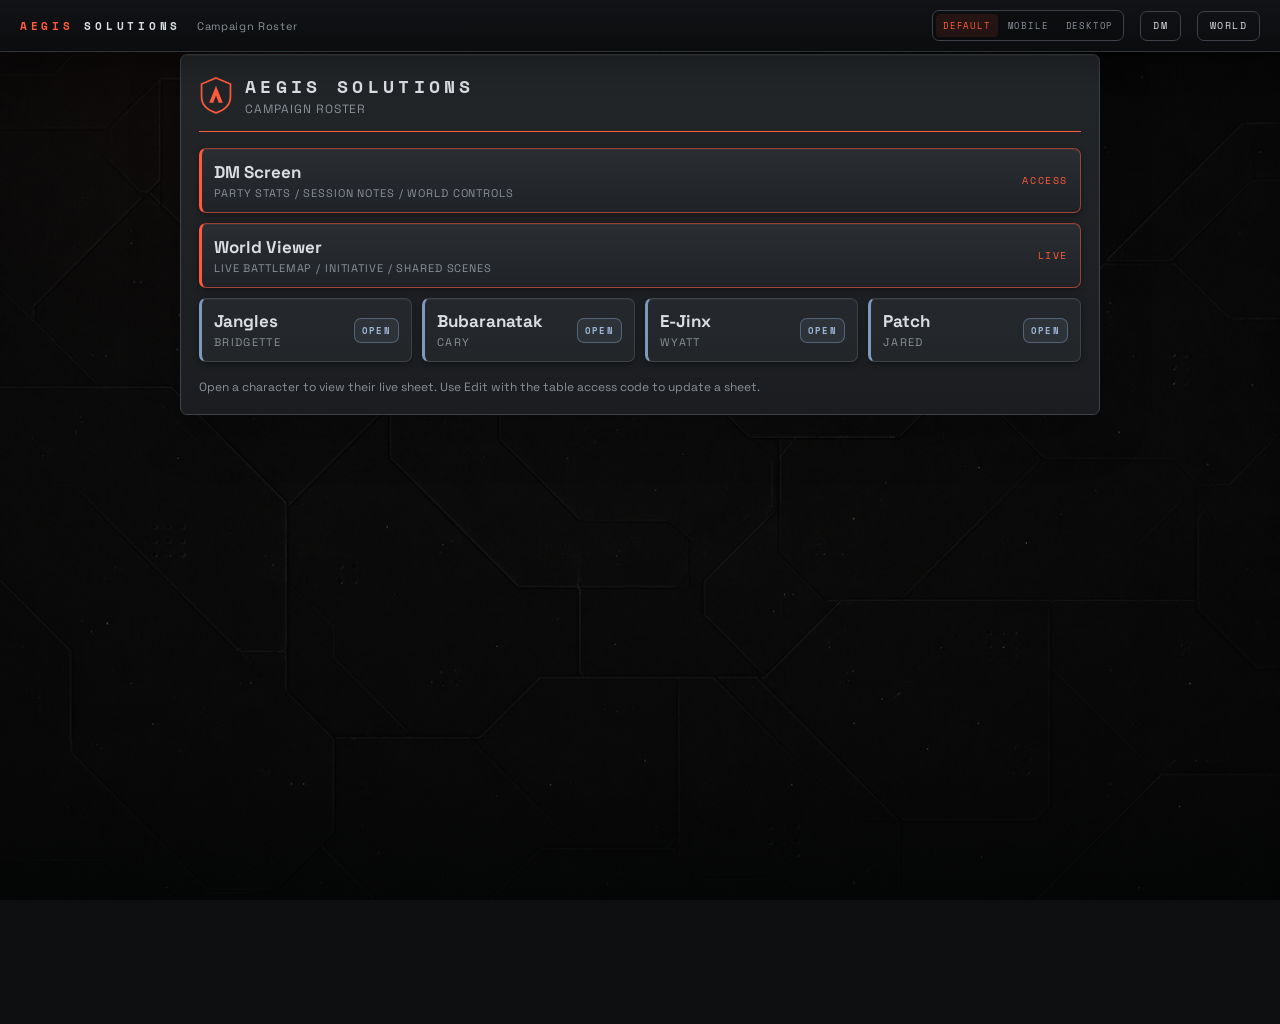
<file: index.html>
<!DOCTYPE html>
<html lang="en">
<head>
<meta charset="UTF-8">
<meta name="viewport" content="width=device-width, initial-scale=1.0">
<meta name="theme-color" content="#111315">
<link rel="manifest" href="manifest.webmanifest">
<link rel="icon" href="assets/aegis-app-icon.svg" type="image/svg+xml">
<link rel="apple-touch-icon" href="assets/aegis-apple-touch-icon.png">
<meta http-equiv="Cache-Control" content="no-cache, no-store, must-revalidate">
<meta http-equiv="Pragma" content="no-cache">
<meta http-equiv="Expires" content="0">
<meta http-equiv="refresh" content="0; url=campaign.html?app=20260712d">
<title>AEGIS SOLUTIONS</title>
<script>
(function(){
  var build = '20260712d';
  if ('serviceWorker' in navigator && location.protocol === 'https:') {
    navigator.serviceWorker.register('sw.js?app=' + build, { updateViaCache: 'none' }).catch(function(){});
  }
})();
</script>
</head>
<body>
<a href="campaign.html?app=20260712d">Open campaign roster</a>
</body>
</html>
</file>
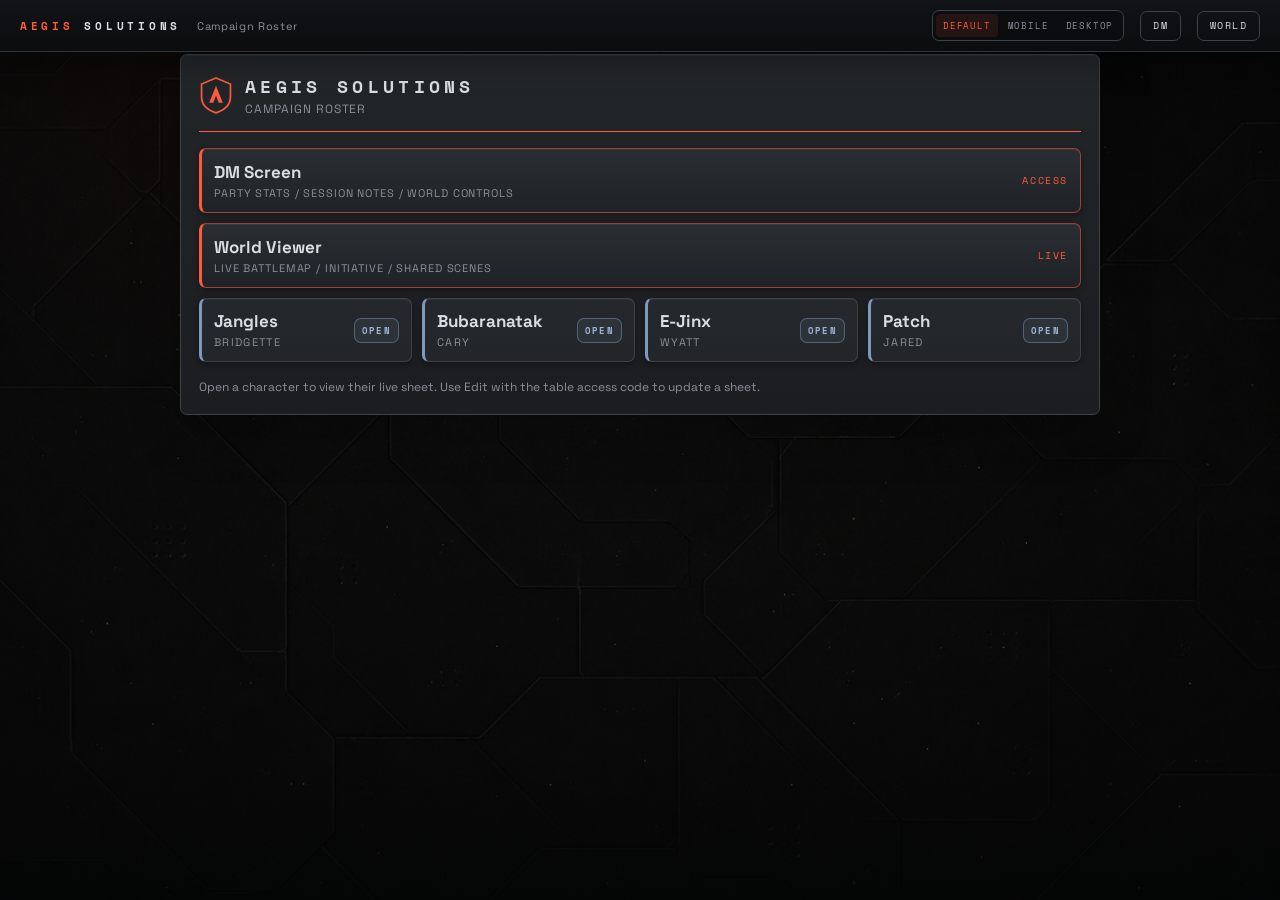
<file: campaign.html>
<!DOCTYPE html>
<html lang="en">
<head>
<meta charset="UTF-8">
<meta name="viewport" content="width=device-width, initial-scale=1.0">
<meta name="theme-color" content="#111315">
<meta name="apple-mobile-web-app-capable" content="yes">
<meta name="apple-mobile-web-app-status-bar-style" content="black-translucent">
<meta name="apple-mobile-web-app-title" content="AEGIS Sheets">
<link rel="manifest" href="manifest.webmanifest">
<link rel="icon" href="assets/aegis-app-icon.svg" type="image/svg+xml">
<link rel="apple-touch-icon" href="assets/aegis-apple-touch-icon.png">
<meta http-equiv="Cache-Control" content="no-cache, no-store, must-revalidate">
<meta http-equiv="Pragma" content="no-cache">
<meta http-equiv="Expires" content="0">
<title>AEGIS SOLUTIONS - Campaign Roster</title>
<script>
(function(){
  var build = '20260712d';
  if ('serviceWorker' in navigator && location.protocol === 'https:') {
    navigator.serviceWorker.register('sw.js?app=' + build, { updateViaCache: 'none' }).catch(function(){});
  }
  if (location.protocol === 'file:') return;
  var params = new URLSearchParams(location.search);
  if (params.get('app') === build) return;
  params.set('app', build);
  location.replace(location.pathname + '?' + params.toString() + location.hash);
})();
</script>
<link rel="stylesheet" href="styles.css?v=20260712d">
<style>
body{ padding:54px 16px; min-height:100vh; }
.roster-shell{
  max-width:920px; margin:0 auto; border:1px solid var(--frame);
  border-radius:var(--r); background:linear-gradient(180deg,var(--bg-2),var(--bg)); padding:18px;
  box-shadow:var(--shadow-raised);
}
.roster-head{ display:flex; align-items:center; gap:12px; border-bottom:1.5px solid var(--red); padding-bottom:14px; margin-bottom:16px; }
.roster-head .emblem{ width:34px; height:38px; }
.roster-head h1{ font-family:var(--font-mono); font-size:18px; letter-spacing:.24em; text-transform:uppercase; }
.roster-head p{ color:var(--label-dim); font-size:12px; letter-spacing:.08em; text-transform:uppercase; margin-top:2px; }
.roster-grid{ display:grid; grid-template-columns:repeat(auto-fit,minmax(210px,1fr)); gap:10px; }
.roster-card{
  display:grid; grid-template-columns:minmax(0,1fr) auto; align-items:center; gap:12px;
  text-decoration:none; color:var(--label); background:linear-gradient(180deg,#24282c,var(--bg-2));
  border:1px solid var(--frame); border-left:3px solid var(--ice); border-radius:var(--r); padding:12px;
  box-shadow:var(--shadow-panel);
  transition:border-color var(--dur), transform var(--dur), background var(--dur);
}
.roster-card:hover{ border-color:var(--red); transform:translateY(-1px); }
.roster-card .name{ font-size:17px; font-weight:800; line-height:var(--lh-snug); margin-bottom:3px; overflow-wrap:anywhere; }
.roster-card .player{ color:var(--label-dim); font-size:11px; letter-spacing:.12em; text-transform:uppercase; }
.roster-card em{
  font:700 9px var(--font-mono);
  letter-spacing:.14em;
  text-transform:uppercase;
  font-style:normal;
  color:var(--ice-2);
  border:1px solid rgba(127,153,189,.48);
  border-radius:var(--r);
  padding:5px 7px;
  background:rgba(127,153,189,.10);
  white-space:nowrap;
}
.roster-actions{ display:grid; grid-template-columns:1fr; gap:10px; margin-bottom:10px; }
.roster-dm{
  display:grid; grid-template-columns:minmax(0,1fr) auto; align-items:center; justify-content:space-between; gap:12px;
  text-decoration:none; color:var(--label); background:linear-gradient(180deg,#2a2d31,#1f2226);
  border:1px solid rgba(255,90,60,.55); border-left:3px solid var(--red); border-radius:var(--r); padding:12px;
  box-shadow:var(--shadow-panel);
  transition:border-color var(--dur), transform var(--dur), background var(--dur);
}
.roster-dm:hover{ border-color:var(--red); transform:translateY(-1px); }
.roster-dm b{ display:block; color:var(--label); font-size:17px; font-weight:800; letter-spacing:0; text-transform:none; margin-bottom:3px; }
.roster-dm span{ color:var(--label-dim); font-size:11px; letter-spacing:.08em; text-transform:uppercase; }
.roster-dm em{ font-style:normal; color:var(--red); font-family:var(--font-mono); font-size:10px; letter-spacing:.16em; text-transform:uppercase; }
.roster-foot{ margin-top:16px; color:var(--label-dim); font-size:12px; line-height:1.5; }
body.view-mobile-effective .roster-shell{ width:min(560px,100%); max-width:560px; padding:14px; border-radius:8px; }
body.view-mobile-effective .roster-head{ align-items:flex-start; gap:10px; }
body.view-mobile-effective .roster-head h1{ font-size:15px; letter-spacing:.18em; }
body.view-mobile-effective .roster-grid,
body.view-mobile-effective .roster-actions{ grid-template-columns:1fr; }
body.view-mobile-effective .roster-card,
body.view-mobile-effective .roster-dm{ align-items:flex-start; gap:10px; }
body.view-mobile-effective .roster-card em,
body.view-mobile-effective .roster-dm em{ flex:0 0 auto; }
</style>
</head>
<body>
  <div class="toolbar app-toolbar campaign-toolbar">
    <a class="brand brand-link" href="campaign.html?app=20260712d" aria-label="Open campaign roster">AEGIS <b>SOLUTIONS</b></a>
    <span class="hint">Campaign Roster</span>
    <span class="spacer"></span>
    <a class="nav-btn" href="dm.html?app=20260712d">DM</a>
    <a class="nav-btn" href="world.html?app=20260712d">World</a>
  </div>
  <main class="roster-shell">
    <div class="roster-head">
      <svg class="emblem" viewBox="0 0 40 44" fill="none"><path d="M20 2 L37 9 V24 C37 34 29 40 20 43 C11 40 3 34 3 24 V9 Z" stroke="currentColor" stroke-width="2"/><path d="M20 11 L28 31 H23.2 L20 22.5 L16.8 31 H12 Z" fill="currentColor"/></svg>
      <div>
        <h1>AEGIS SOLUTIONS</h1>
        <p>Campaign Roster</p>
      </div>
    </div>
    <div class="roster-actions">
      <a class="roster-dm" href="dm.html?app=20260712d">
        <span><b>DM Screen</b>Party stats / Session notes / World controls</span>
        <em>Access</em>
      </a>
      <a class="roster-dm roster-public" href="world.html?app=20260712d">
        <span><b>World Viewer</b>Live battlemap / initiative / shared scenes</span>
        <em>Live</em>
      </a>
    </div>
    <div class="roster-grid" id="rosterGrid"></div>
    <p class="roster-foot">Open a character to view their live sheet. Use Edit with the table access code to update a sheet.</p>
  </main>
  <script src="cloud-config.js?v=20260712d"></script>
  <script src="view-mode.js?v=20260712d"></script>
  <script>
    const APP_VERSION = '20260712d';
    const grid = document.getElementById('rosterGrid');
    const chars = (window.AEGIS_CLOUD && window.AEGIS_CLOUD.characters) || [];
    grid.innerHTML = chars.map((c) => `
      <a class="roster-card" href="sheet.html?app=${APP_VERSION}&slug=${encodeURIComponent(c.slug)}">
        <span>
          <div class="name">${c.name}</div>
          <div class="player">${c.player}</div>
        </span>
        <em>Open</em>
      </a>
    `).join('');
  </script>
</body>
</html>
</file>
<file: styles.css>
/* ============================================================
   AEGIS SOLUTIONS — Personnel Dossier  (D&D 5.5e)
   Bounty-acquisition corp aesthetic.
   Charcoal-grey chrome · warm off-white fillable boxes ·
   scarlet accent · ice secondary. Print / fillable-PDF first.

   Color language:
     .panel.active  →  red   — combat / live-play items
     .panel.ref     →  ice   — reference / character definition
   ============================================================ */

@import url('assets/fonts.css');

/* ============================================================
   DESIGN TOKENS
   ============================================================ */
:root{
  /* chrome */
  --bg:#1b1d20;
  --bg-2:#232629;
  --bg-3:#2b2f33;
  --bg-void:#0e0f11;
  --bg-texture:url("assets/aegis-panel-texture.png");
  --app-bg:
    radial-gradient(circle at 18% 0%, rgba(255,90,60,.035), transparent 30%),
    linear-gradient(
      180deg,
      rgba(2,3,4,.66) 0%,
      rgba(2,3,4,.22) 14%,
      rgba(2,3,4,.03) 36%,
      rgba(2,3,4,.02) 62%,
      rgba(2,3,4,.22) 86%,
      rgba(2,3,4,.68) 100%
    ),
    var(--bg-texture) center / cover fixed no-repeat,
    var(--bg-void);
  --page-bg:
    linear-gradient(180deg, #212427 0%, var(--bg) 30%),
    var(--bg);
  --frame:#3d4248;
  --frame-soft:#30353a;

  /* fillable (warm off-white) */
  --field:#f1ede4;
  --field-2:#e7e2d6;
  --field-ink:#1d1f22;
  --rule:#ccc6b8;

  /* labels on dark */
  --label:#dadde2;
  --label-dim:#8b9199;

  /* typography */
  --font-body:'Space Grotesk', system-ui, -apple-system, sans-serif;
  --font-mono:'Space Mono', ui-monospace, 'SFMono-Regular', monospace;
  --fw-regular:400;
  --fw-medium:500;
  --fw-semibold:600;
  --fw-bold:700;
  --fs-micro:7.5px;
  --fs-label:9px;
  --fs-meta:11px;
  --fs-body:13px;
  --fs-section:16px;
  --fs-stat:20px;
  --fs-display:24px;
  --lh-tight:1.1;
  --lh-snug:1.24;
  --lh-body:1.4;
  --lh-ruled:24px;
  --ls-brand:.30em;
  --ls-kicker:.20em;
  --ls-label:.13em;
  --ls-tight:.04em;

  /* spacing */
  --sp-1:2px;
  --sp-2:4px;
  --sp-3:6px;
  --sp-4:8px;
  --sp-5:10px;
  --sp-6:12px;
  --sp-7:14px;
  --sp-8:16px;
  --sp-10:20px;
  --sp-12:24px;

  /* accents */
  --red:#ff5a3c;
  --red-2:#e0492c;
  --red-soft:rgba(255,90,60,.30);
  --steel:#8a929c;
  --steel-2:#aeb5be;

  /* cool slate-blue (reference accent) */
  --ice:#7f99bd;
  --ice-2:#9fb6d6;
  --ice-soft:rgba(127,153,189,.28);

  /* status */
  --ok:#39d77d;
  --ok-2:#8ee7b0;
  --warn:#f0c84b;
  --danger:var(--red);

  /* surfaces */
  --r:7px;
  --r-pill:999px;
  --shadow-field-inset:
    inset 0 2px 4px rgba(52,42,26,.30),
    inset 0 -1px 0 rgba(255,255,255,.62),
    0 1px 0 rgba(255,255,255,.05);
  --shadow-field-focus:
    inset 0 2px 4px rgba(52,42,26,.20),
    0 0 0 2px var(--red-soft);
  --shadow-dark-inset:
    inset 0 1px 2px rgba(0,0,0,.55),
    inset 0 -1px 0 rgba(255,255,255,.05);
  --shadow-panel:
    inset 0 1px 0 rgba(255,255,255,.05),
    0 2px 6px rgba(0,0,0,.40);
  --shadow-plate:
    inset 0 1px 0 rgba(255,255,255,.035),
    0 1px 2px rgba(0,0,0,.24);
  --shadow-raised:
    inset 0 1px 0 rgba(255,255,255,.04),
    0 16px 50px rgba(0,0,0,.26);
  --shadow-page:0 24px 60px rgba(0,0,0,.6), 0 0 0 1px #000;
  --shadow-dialog:0 24px 70px rgba(0,0,0,.48);
  --glow-red:0 0 7px var(--red-soft);
  --glow-ice:0 0 6px var(--ice-soft);
  --ease:cubic-bezier(.2,.7,.3,1);
  --dur-fast:.12s;
  --dur:.15s;
  --dur-slow:.25s;
}

*{ box-sizing:border-box; margin:0; padding:0; }

html,body{ background:var(--app-bg); }
body{
  font-family:var(--font-body);
  color:var(--label);
  -webkit-font-smoothing:antialiased;
  padding:78px 0 60px;
  min-height:100vh;
}

/* ============================================================
   SCREEN TOOLBAR (hidden in print)
   ============================================================ */
.toolbar{
  position:fixed; top:0; left:0; right:0; z-index:50;
  display:flex; align-items:center; gap:16px;
  padding:10px 20px;
  background:linear-gradient(180deg,rgba(18,20,23,.96),rgba(12,13,15,.92));
  backdrop-filter:blur(8px);
  border-bottom:1px solid var(--frame-soft);
  box-shadow:0 10px 32px rgba(0,0,0,.32);
  font-size:11px;
}
.toolbar .brand{
  font-family:var(--font-mono); font-weight:var(--fw-bold);
  letter-spacing:.34em; text-transform:uppercase; font-size:var(--fs-meta);
  color:var(--red);
}
.toolbar a{ text-decoration:none; }
.toolbar .brand-link{ white-space:nowrap; }
.toolbar .brand b{ color:var(--label); }
.toolbar .spacer{ flex:1; }
.toolbar .hint{ color:var(--label-dim); letter-spacing:.06em; }
.toolbar button,
.toolbar .nav-btn{
  font-family:var(--font-mono); font-size:10px; letter-spacing:.14em;
  text-transform:uppercase; cursor:pointer;
  color:var(--label); background:transparent;
  border:1px solid var(--frame); border-radius:var(--r);
  min-height:30px;
  padding:6px 12px;
  transition:border-color var(--dur), color var(--dur), background var(--dur);
}
.toolbar button:hover,
.toolbar .nav-btn:hover{ border-color:var(--red); color:var(--red); background:rgba(255,90,60,.06); }
.toolbar button.on{ border-color:var(--ice); color:var(--ice-2); background:rgba(127,153,189,.08); }
.toolbar-actions{
  display:flex;
  align-items:center;
  gap:8px;
}
.toolbar-menu-toggle{
  display:none;
}
#cloudStatus{ max-width:220px; overflow:hidden; text-overflow:ellipsis; white-space:nowrap; }
#cloudStatus[data-state="saved"],
#cloudStatus[data-state="edit"]{ color:var(--ice-2); }
#cloudStatus[data-state="saving"],
#cloudStatus[data-state="loading"]{ color:var(--steel-2); }
#cloudStatus[data-state="error"]{ color:var(--red); }
body.read-only [contenteditable],
body.read-only button[data-t]{
  cursor:default;
}
body.read-only button[data-t][data-locked="true"]{
  cursor:pointer;
}
body.read-only button[data-t][data-locked="true"]:hover{
  border-color:var(--ice);
  color:var(--ice-2);
}
body.read-only [contenteditable]:focus{
  outline:none;
  box-shadow:none;
}
.view-toggle{
  display:inline-flex;
  align-items:center;
  gap:3px;
  border:1px solid var(--frame);
  border-radius:var(--r);
  padding:3px;
  background:rgba(8,10,12,.45);
}
.view-toggle button{
  border:0;
  border-radius:4px;
  padding:5px 7px;
  min-height:0;
  color:var(--label-dim);
  background:transparent;
  font-size:9px;
  letter-spacing:.09em;
  text-transform:uppercase;
}
.view-toggle button:hover,
.view-toggle button.active{
  color:var(--red);
  background:rgba(255,90,60,.10);
}
.view-floating{
  position:fixed;
  top:10px;
  right:10px;
  z-index:60;
  box-shadow:var(--shadow-dialog);
}
.sheet-page-nav{
  display:none;
}
body.view-desktop{
  min-width:900px;
}
body.view-desktop.dm-screen-body{
  min-width:0;
}
body.view-desktop.encounter-body{
  min-width:0;
}

/* ============================================================
   PAGE STRUCTURE
   ============================================================ */
.page{
  position:relative;
  width:210mm; height:297mm;
  margin:0 auto 40px;
  background:var(--page-bg);
  color:var(--label);
  padding:15px;
  overflow:hidden;
  box-shadow:var(--shadow-page);
}
/* faint corner texture */
.page::before{
  content:""; position:absolute; inset:0; pointer-events:none; opacity:.5;
  background-image:
    radial-gradient(1px 1px at 12% 18%, rgba(255,255,255,.5), transparent),
    radial-gradient(1px 1px at 78% 9%, rgba(255,255,255,.35), transparent),
    radial-gradient(1px 1px at 33% 62%, rgba(255,255,255,.4), transparent),
    radial-gradient(1px 1px at 91% 73%, rgba(255,255,255,.3), transparent),
    radial-gradient(1px 1px at 5% 88%, rgba(255,255,255,.35), transparent),
    radial-gradient(1px 1px at 57% 14%, rgba(255,255,255,.35), transparent);
  background-repeat:no-repeat;
}
/* ghost emblem watermark */
.page > .watermark{
  position:absolute; right:-60px; bottom:-50px; width:340px; height:auto;
  color:#ffffff; opacity:.022; pointer-events:none; z-index:0;
}
.page-frame{
  position:relative; z-index:1;
  height:100%;
  border:1px solid var(--frame);
  border-radius:10px;
  padding:12px 14px;
  display:flex; flex-direction:column; gap:6px;
  background:linear-gradient(180deg, rgba(255,90,60,.018), transparent 40%);
}
/* corner brackets */
.page-frame::before,.page-frame::after{
  content:""; position:absolute; width:12px; height:12px; pointer-events:none;
}
.page-frame::before{ top:-1px; left:-1px; border-top:2px solid var(--red); border-left:2px solid var(--red); border-top-left-radius:10px; }
.page-frame::after{ bottom:-1px; right:-1px; border-bottom:2px solid var(--red); border-right:2px solid var(--red); border-bottom-right-radius:10px; }
#page-arsenal{
  height:auto;
  min-height:297mm;
  overflow:visible;
}
#page-arsenal .page-frame{
  min-height:calc(297mm - 30px);
  height:auto;
}
#page-arsenal .stores-stack,
#page-arsenal .stores-grid,
#page-arsenal .stores-grid .panel,
#page-arsenal .stores-grid .panel-body{
  min-height:220px;
}

/* ============================================================
   AEGIS BRANDING BAR (page header)
   ============================================================ */
.aegis-bar{
  display:flex; align-items:center; gap:11px;
  padding-bottom:8px; border-bottom:1.5px solid var(--red);
  flex:0 0 auto;
}
.emblem{ width:30px; height:33px; color:var(--red); flex:0 0 auto; }
.aegis-bar .wordmark{ display:flex; flex-direction:column; gap:1px; }
.aegis-bar .wordmark .name{
  font-family:var(--font-mono); font-weight:var(--fw-bold);
  font-size:14px; letter-spacing:var(--ls-brand); text-transform:uppercase; color:var(--label);
}
.aegis-bar .wordmark .sub{
  font-size:8px; letter-spacing:.30em; text-transform:uppercase; color:var(--label-dim);
}
.aegis-bar .meta{ margin-left:auto; text-align:right; }
.aegis-bar .meta .form{
  font-family:var(--font-mono); font-size:10px; letter-spacing:.18em;
  text-transform:uppercase; color:var(--red);
}
.aegis-bar .meta .pg{ font-size:8px; letter-spacing:.26em; text-transform:uppercase; color:var(--label-dim); }

/* ============================================================
   TYPOGRAPHY HELPERS
   ============================================================ */
.lbl{ font-size:var(--fs-micro); letter-spacing:var(--ls-tight); text-transform:uppercase; color:var(--label); font-weight:var(--fw-semibold); }
.sect-title{
  font-family:var(--font-body); font-weight:var(--fw-semibold);
  font-size:11px; letter-spacing:.16em; text-transform:uppercase;
  color:var(--label); white-space:nowrap;
}
.mono{ font-family:var(--font-mono); }
.bigname{ font-size:22px; font-weight:700; letter-spacing:.01em; min-height:32px; }
.num{ text-align:center; font-weight:600; }

/* ============================================================
   PANELS
   ============================================================ */
.panel{
  background:var(--bg-2);
  border:1px solid var(--frame);
  border-radius:var(--r);
  display:flex; flex-direction:column;
  overflow:hidden;
}
.panel-h{
  display:flex; align-items:center; gap:8px;
  padding:6px 10px;
  background:var(--bg-3);
  border-bottom:1px solid var(--frame);
}
.panel-h::before{
  content:""; width:4px; height:13px; border-radius:2px; flex:0 0 auto;
  background:var(--steel);
}
/* scarlet accent — combat / active panels */
.panel.active .panel-h::before{ background:var(--red); box-shadow:var(--glow-red); }
/* ice accent — reference / static panels */
.panel.ref .panel-h::before{ background:var(--ice); box-shadow:var(--glow-ice); }
/* stat box top-bar colors */
.stat.active{ border-top-color:var(--red); }
.stat.ref{ border-top-color:var(--ice); }
.panel-h .meta{ margin-left:auto; }
.panel-body{ padding:9px 7px; display:flex; flex-direction:column; gap:8px; flex:1; min-height:0; }

/* ============================================================
   FILLABLE FIELDS (warm off-white)
   ============================================================ */
.fbox{
  background:var(--field); color:var(--field-ink);
  border-radius:var(--r); border:1px solid #d8d2c4;
  padding:5px 9px;
  font-size:var(--fs-body); line-height:var(--lh-body); min-height:26px;
  outline:none; font-family:var(--font-body);
}
.fbox:focus{ border-color:var(--red); box-shadow:var(--shadow-field-focus); }
.fbox[data-ph]:empty:before{ content:""; }

.field{ display:flex; flex-direction:column; gap:3px; min-width:0; }
.field > .lbl{ padding-left:2px; }
.field-row{ display:flex; align-items:center; gap:7px; }
.field-row > .lbl{ white-space:nowrap; }
.field-row > .fbox{ flex:1; }

/* ============================================================
   RULED WRITING AREAS (24 px line rhythm)
   ============================================================ */
.ruled{
  background:var(--field); color:var(--field-ink);
  border:1px solid #d8d2c4; border-radius:var(--r);
  padding:8px 10px; font-size:var(--fs-body); line-height:var(--lh-ruled);
  outline:none; flex:1;
  background-image:repeating-linear-gradient(transparent, transparent 23px, var(--rule) 23px, var(--rule) 24px);
  background-position:0 7px;
}
.ruled:focus{ border-color:var(--red); box-shadow:var(--shadow-field-focus); }
.ruled[data-ph]:empty:before{ content:""; }

/* ============================================================
   STAT BOXES (small labeled value cards)
   ============================================================ */
.stat{
  display:flex; flex-direction:column; align-items:center; gap:3px;
  background:var(--bg-2); border:1px solid var(--frame);
  border-top:2px solid var(--steel);
  border-radius:var(--r); padding:5px 4px 6px; text-align:center;
}
.stat .lbl{ font-size:8px; letter-spacing:.02em; line-height:1.1; white-space:nowrap; }
.stat .val{
  background:var(--field); color:var(--field-ink);
  border-radius:4px; width:100%; min-height:28px;
  display:flex; align-items:center; justify-content:center;
  font-size:18px; font-weight:600; outline:none;
}
.stat .val:focus{ box-shadow:var(--shadow-field-focus); }
.stat .val.big{ font-size:21px; }

/* ============================================================
   TOGGLE DOTS & EXHAUSTION PIPS
   ============================================================ */
.dot{
  -webkit-appearance:none; appearance:none; cursor:pointer;
  width:12px; height:12px; border-radius:50%;
  border:1.4px solid var(--label-dim); background:transparent;
  flex:0 0 auto; transition:var(--dur-fast); position:relative;
}
.dot:hover{ border-color:var(--red); }
.dot.on{ background:var(--red); border-color:var(--red); }
.dot.exp{ border-radius:2px; }
.dot.exp.on{ background:var(--ice-2); border-color:var(--ice-2); }  /* expertise: ice */
.dot.lg{ width:15px; height:15px; }
.dot.fail.on{ background:var(--red); border-color:var(--red); }
.dot.ok.on{ background:var(--ice-2); border-color:var(--ice-2); }  /* death success: ice */
.dot.sm{ width:9px; height:9px; border-width:1.2px; }

.epip{
  -webkit-appearance:none; appearance:none; cursor:pointer;
  width:17px; height:20px; border-radius:4px;
  border:1px solid #0c0e11; background:linear-gradient(180deg,#101216,#191c20);
  color:var(--label-dim); font-family:var(--font-mono);
  font-size:10px; font-weight:700; line-height:1;
  display:flex; align-items:center; justify-content:center;
  transition:var(--dur-fast); box-shadow:inset 0 1px 2px rgba(0,0,0,.5);
}
.epip:hover{ border-color:var(--red); color:var(--label); }
.epip.on{ background:var(--red); border-color:var(--red); color:#fff; box-shadow:0 0 6px var(--red-soft); }

/* ============================================================
   LAYOUT UTILITIES
   ============================================================ */
.row{ display:flex; gap:9px; }
.col{ display:flex; flex-direction:column; gap:9px; }
.grow{ flex:1; min-height:0; }
.g2{ display:grid; grid-template-columns:1fr 1fr; gap:8px; }
.g3{ display:grid; grid-template-columns:1fr 1fr 1fr; gap:8px; }

/* ============================================================
   FOOTER
   ============================================================ */
.page-foot{
  display:flex; align-items:center; justify-content:center; gap:11px; flex:0 0 auto;
  padding-top:4px;
  font-family:'Space Mono',monospace; font-size:8px; letter-spacing:.22em;
  text-transform:uppercase; color:var(--label-dim);
}
.page-foot::before,.page-foot::after{ content:""; height:1px; background:var(--frame-soft); flex:1 1 0; max-width:150px; }
.page-foot .red{ color:var(--red); }
.page-foot .ttl{ color:var(--label); }
.page-foot .sep{ opacity:.45; }

/* ============================================================
   IDENTITY HEADER (page 1 — main-top)
   ============================================================ */
.main-top{ display:grid; grid-template-columns:minmax(0,1fr) 306px minmax(0,1fr); gap:12px; align-items:stretch; }
.main-top .side{ display:flex; flex-direction:column; gap:6px; min-height:0; }
.main-top .side .field{ gap:3px; }
.main-top .side .field .fbox{ min-height:24px; padding:4px 8px; line-height:1.24; }
/* hero field (Name) grows to fill left-side height */
.main-top .side .field.hero{ flex:1; min-height:0; }
.main-top .side .field.hero .fbox{ height:100%; min-height:44px; display:flex; align-items:center; justify-content:center; text-align:center; font-size:21px; font-weight:700; letter-spacing:.01em; line-height:1.12; }
/* idsplit: two fields share one row */
.main-top .side .idsplit{ display:flex; gap:7px; align-items:stretch; flex:1; }
.main-top .side .idsplit .field{ display:flex; flex-direction:column; }
.main-top .side .idsplit .field .fbox{ flex:1; min-height:24px; display:flex; align-items:center; justify-content:center; }

.center-crest{ display:flex; flex-direction:column; align-items:center; justify-content:flex-start; gap:2px; margin:0; }
.center-crest .emblem-lg{ width:28px; height:31px; color:var(--red); }
.center-crest .ttl{ font-family:'Space Mono',monospace; font-weight:700; font-size:13px; letter-spacing:.28em; color:var(--label); text-transform:uppercase; text-align:center; }
.center-crest .sub2{ font-size:8px; letter-spacing:.24em; color:var(--label-dim); text-transform:uppercase; white-space:nowrap; }
.center-crest .cline{ width:58%; height:1px; background:var(--red); margin:1px 0 2px; opacity:.7; }

.hpmatrix{ display:grid; grid-template-columns:1fr 1fr 1fr 1.15fr; gap:6px; width:100%; }
.hpmatrix .stat{ padding:2px 4px 3px; }
.hpmatrix .stat .val{ min-height:23px; font-size:16px; }

.deaths{ display:flex; gap:10px; align-items:center; justify-content:space-between; background:var(--bg-2); border:1px solid var(--frame); border-radius:7px; padding:4px 12px; width:100%; }
.deaths .dtitle{ font-size:9px; letter-spacing:.16em; text-transform:uppercase; color:var(--red); font-weight:700; white-space:nowrap; }
.deaths .lbl{ white-space:nowrap; font-size:8.5px; letter-spacing:.12em; }
.deaths .grp{ display:flex; align-items:center; gap:8px; }
.deaths .grp .dots{ display:flex; gap:7px; }

/* ============================================================
   STAT BAND (page 1 — single horizontal bar)
   ============================================================ */
.statbar{
  display:flex; align-items:stretch; flex:0 0 auto;
  background:var(--bg-2); border:1px solid var(--frame);
  border-top:2px solid var(--red); border-radius:7px; overflow:hidden;
  box-shadow:inset 0 1px 0 rgba(255,255,255,.03), 0 1px 2px rgba(0,0,0,.22);
}
.sb-cell{
  display:flex; flex-direction:column; align-items:center; justify-content:center;
  gap:4px; padding:5px 6px; flex:1; text-align:center; min-width:0;
}
/* min-height locks all labels to same height so sb-val boxes align */
.sb-cell .lbl{ font-size:7.5px; letter-spacing:.04em; color:var(--label); min-height:2.3em; display:flex; align-items:center; justify-content:center; text-align:center; line-height:1.2; }
.sb-val{
  background:var(--field); color:var(--field-ink);
  border:1px solid #c8c1b0; border-top-color:#b7af9c; border-radius:4px;
  min-height:28px; min-width:34px;
  font-size:20px; font-weight:700; text-align:center;
  outline:none; padding:2px 5px; line-height:1;
}
.sb-val:focus{ border-color:var(--red); box-shadow:0 0 0 2px var(--red-soft); }
.sb-sep{ width:1px; background:var(--frame); flex:0 0 1px; margin:7px 0; }
/* inspiration — margin normalizes dot height to match sb-val height */
.sb-inspo{ flex:0 0 auto; padding:5px 14px; }
.sb-inspo .dot.lg{ width:18px; height:18px; margin-top:5px; margin-bottom:5px; }
.sb-exh{ flex:1.3 1 0; }
.sb-exh .exh-track{ min-height:28px; display:flex; align-items:center; gap:4px; }

/* ============================================================
   ABILITY BLOCKS (page 1 left column — vertical-tabbed modules)
   ============================================================ */
.ablist{ display:flex; flex-direction:column; gap:0; flex:1; min-height:0; }
.ab-blk{ display:flex; align-items:stretch; background:var(--bg-2);
  border:none; border-top:1px solid var(--frame-soft); overflow:hidden; min-height:0; }
.ab-blk:first-child{ border-top:none; }
.ab-vname{ writing-mode:vertical-rl; background:var(--bg-3);
  border-left:3px solid var(--red); border-right:1px solid var(--frame-soft);
  color:var(--red); font-size:12px; font-weight:700; letter-spacing:.1em;
  padding:4px 4px; display:flex; align-items:center; justify-content:center; flex:0 0 auto; }
.ab-body{ flex:1; min-width:0; min-height:0; padding:3px 5px; display:flex; flex-direction:column; gap:1px; justify-content:flex-start; }
.ab-head{ display:grid; grid-template-columns:36px 24px 1fr; gap:4px; align-items:center; }
.ab-head .svgrp{ display:flex; align-items:center; gap:4px; justify-self:end; }
.ab-head .svgrp .sbox{ width:32px; }
.ab-head .ab-score{ background:var(--field); color:var(--field-ink); border:1px solid #d8d2c4; border-radius:5px; min-height:25px; display:flex; align-items:center; justify-content:center; font-size:18px; font-weight:700; outline:none; }
.ab-head .ab-score:focus{ border-color:var(--red); box-shadow:0 0 0 2px var(--red-soft); }
.ab-head .ab-mod{ background:#15171a; color:var(--label); border:1px solid var(--frame); border-radius:5px; min-height:20px; display:flex; align-items:center; justify-content:center; font-size:14px; font-weight:600; outline:none; }
.ab-head .ab-mod:focus{ border-color:var(--red); color:#fff; }
.ab-head .ab-sv{ font-size:8px; letter-spacing:.06em; color:var(--label-dim); text-align:right; }
.ab-head .sbox{ background:var(--field); color:var(--field-ink); border:1px solid #d8d2c4; border-radius:4px; min-height:22px; text-align:center; font-size:12px; font-weight:600; outline:none; padding:0 2px; }
.ab-head .sbox:focus{ border-color:var(--red); box-shadow:0 0 0 2px var(--red-soft); }
.ablist .sklist{ flex:1; display:flex; flex-direction:column; margin-top:2px; }
.ablist .sk-row{ grid-template-columns:12px 12px 1fr 26px; gap:4px; padding:0; flex:1 1 0; min-height:18px; align-items:center; }
.ablist .sk-row .sn{ font-size:10px; letter-spacing:0; }
.ablist .sk-row .mb{ min-height:17px; font-size:10.5px; }
.ablist .dot.sm{ width:11px; height:11px; }
.ab-blk .none{ flex:1; display:flex; align-items:center; font-size:8px; color:var(--label-dim); letter-spacing:.06em; text-transform:uppercase; }

/* base sk-row (shared inside ablist) */
.sk-row{ display:grid; grid-template-columns:10px 10px 1fr 18px; gap:2px; align-items:center; padding:1.5px 0; }
.sk-row .sn{ font-size:8.6px; line-height:1.1; color:var(--label); white-space:nowrap; overflow:hidden; letter-spacing:-.02em; }
.sk-row .mb{ background:var(--field); color:var(--field-ink); border:1px solid #d8d2c4; border-radius:3px; min-height:15px; text-align:center; font-size:9.5px; font-weight:600; outline:none; padding:0 1px; }
.sk-row .mb:focus{ border-color:var(--red); box-shadow:0 0 0 1px var(--red-soft); }

/* ============================================================
   WEAPONS TABLE (page 1 center)
   ============================================================ */
.watable{ display:flex; flex-direction:column; gap:2px; }
/* base column grid — overridden below to add Mastery column */
.wahead{ display:grid; gap:6px; padding:0 1px 1px; }
.wahead .lbl{ white-space:nowrap; overflow:hidden; text-overflow:clip; min-width:0; font-size:7px; letter-spacing:.08em; line-height:1; }
.wahead .lbl.c{ text-align:center; letter-spacing:.04em; }
.warow{ display:grid; gap:6px; }
.warow .cell{ color:var(--field-ink); border:1px solid #c8c1b0; border-top-color:#b7af9c;
  border-radius:4px; min-height:23px; padding:2px 8px; font-size:13px; outline:none;
  background-image:linear-gradient(180deg,var(--field-2),var(--field) 62%);
  box-shadow:inset 0 1.5px 2.5px rgba(52,42,26,.2), inset 0 -1px 0 rgba(255,255,255,.55), 0 1px 0 rgba(255,255,255,.04);
  white-space:nowrap; overflow:hidden; }
.warow .cell.c{ text-align:center; font-weight:600; padding-left:2px; padding-right:2px; }
.warow .cell:focus{ border-color:var(--red); box-shadow:inset 0 1.5px 2.5px rgba(52,42,26,.14), 0 0 0 2px var(--red-soft); }
/* 4-column layout: Name · Atk/DC · Damage+Type · Mastery */
.watable .wahead, .watable .warow{ grid-template-columns:minmax(118px,1fr) 32px minmax(100px,1.1fr) 60px; gap:4px; }
.wnotes{ display:flex; flex-direction:column; gap:3px; }

/* ============================================================
   COMBAT ACTION ROWS (page 1 center + page 4 profile columns)
   ============================================================ */
.actrow{ flex:1; display:flex; min-height:0; background:var(--bg-2); border:1px solid var(--frame); border-radius:7px; overflow:hidden; }
.actrow .vlabel{
  writing-mode:vertical-rl; background:var(--bg-3);
  border-left:3px solid var(--red); border-right:1px solid var(--frame);
  color:var(--label); font-size:11px; letter-spacing:.16em; text-transform:uppercase;
  font-weight:600; padding:6px 5px; display:flex; align-items:center; justify-content:center;
  text-align:center; line-height:1.2; white-space:normal; flex:0 0 25px; }
.actrow .ruled{ flex:1; border:none; border-radius:0; min-height:0; padding:4px 10px; background-position:0 3px; }
/* flipped rows (right column, page 4) */
.actrow.flip{ flex-direction:row-reverse; }
.actrow.flip .vlabel{ border-left:1px solid var(--frame); border-right:3px solid var(--red); }
.profile-collapse-state{ display:none; }

/* ============================================================
   CONDITIONS STRIP (page 1 bottom)
   ============================================================ */
.cond-strip{ display:flex; gap:5px; }
.cflag{
  -webkit-appearance:none; appearance:none; cursor:pointer;
  flex:1 1 0; min-width:0; text-align:center;
  font-family:'Space Mono',monospace; font-size:9px; letter-spacing:.04em; font-weight:700;
  color:var(--label-dim); background:#191b1e; border:1px solid var(--frame); border-radius:5px;
  padding:4px 2px; transition:.12s; white-space:nowrap; overflow:hidden; text-overflow:ellipsis;
}
.cflag:hover{ border-color:var(--red); color:var(--label); }
.cflag.on{ background:var(--red); border-color:var(--red); color:#fff; box-shadow:0 0 6px var(--red-soft); }

/* ============================================================
   FEATURES & TRAITS PAGE (page 2)
   ============================================================ */
.feat-top{ display:flex; align-items:center; gap:12px; flex:0 0 auto; padding:1px 1px 2px; }
.feat-top .sect-title{ font-size:13px; }
.feat-page .panel-body{ padding:8px 9px; }
.feat-mobile-field{ display:contents; }
.feat-mobile-toggle{ display:none; }
.feat-controls{ flex:0 0 auto; display:flex; gap:8px; justify-content:center; padding-top:5px; }
.feat-controls button{
  font-family:'Space Mono',monospace; font-size:9px; letter-spacing:.14em; text-transform:uppercase;
  cursor:pointer; color:var(--label); background:transparent;
  border:1px solid var(--frame); border-radius:5px; padding:6px 14px; transition:.15s;
}
.feat-controls button:hover{ border-color:var(--red); color:var(--red); }
.feat-controls .feat-remove:hover{ border-color:var(--steel-2); color:var(--steel-2); }

/* ============================================================
   SPELLCASTING HEADER (page 3)
   ============================================================ */
.spellcast-panel{ flex:0 0 auto; }
.spellcast-panel .panel-body{ padding:7px 10px; }
.spell-command{
  flex:0 0 auto; display:grid; grid-template-columns:150px minmax(0,1fr); gap:10px; min-width:0;
}
.spell-fields{ display:grid; grid-template-columns:1fr; gap:4px; align-content:start; min-width:0; }
.spell-fields .lbl{ font-size:7px; letter-spacing:.1em; }
.spell-fields .field{ display:grid; grid-template-columns:52px minmax(0,1fr); gap:5px; align-items:center; }
.spell-fields .field > .lbl{ padding-left:0; }
.spell-fields .fbox{ min-height:20px; padding:2px 6px; font-size:11.5px; line-height:1.2; }
.slot-panel{ min-width:0; display:flex; flex-direction:column; gap:5px; }
.slot-grid{ display:grid; grid-template-columns:repeat(3,1fr); gap:5px 6px; }
.slot{
  display:grid; grid-template-columns:24px 34px 1fr; align-items:center; gap:6px;
  background:var(--bg-2); border:1px solid var(--frame); border-radius:6px; padding:3px 7px;
}
.slot .lv{ font-family:'Space Mono',monospace; font-weight:700; font-size:12px; color:var(--red); text-align:center; line-height:1; }
.slot .lv small{ display:block; font-size:7px; letter-spacing:.1em; color:var(--label-dim); font-weight:400; margin-top:1px; }
.slot .total{
  background:var(--field); color:var(--field-ink); border:1px solid #d8d2c4;
  border-radius:4px; min-width:32px; min-height:18px; text-align:center;
  font-size:11.5px; font-weight:600; outline:none; padding:1px 4px;
}
.slot .pips{ display:flex; gap:3px; justify-content:flex-end; }
.slot .dot{ width:10px; height:10px; border-width:1.2px; }
.slot-remain{ display:none; }
.slot-empty-toggle{ display:none; }
.spell-empty-toggle{ display:none; }

/* ============================================================
   CANTRIPS TABLE (page 3)
   ============================================================ */
.spell-table-panel{ flex:0 0 auto; min-height:0; }
.spell-table-panel .panel-body{ min-height:0; }
.spell-table-panel.has-empty-spell-section .spell-empty-toggle{
  display:grid;
  grid-template-columns:minmax(0,1fr) auto;
  align-items:center;
  gap:8px;
  min-height:32px;
  margin:0 7px 7px;
  padding:7px 9px;
  border:1px dashed rgba(127,153,189,.38);
  border-radius:7px;
  background:rgba(8,10,12,.16);
  color:var(--label);
  text-align:left;
  cursor:pointer;
}
.spell-table-panel.has-empty-spell-section .spell-empty-toggle[hidden]{
  display:none !important;
}
.spell-table-panel.show-empty-spells .spell-empty-toggle{
  border-style:solid;
  border-color:rgba(255,90,60,.38);
  background:rgba(255,90,60,.08);
}
.spell-table-panel.spell-section-collapsed .panel-body{
  display:none;
}
.spell-empty-title{
  min-width:0;
  font:800 8.5px/1 var(--font-mono);
  letter-spacing:.12em;
  text-transform:uppercase;
  white-space:nowrap;
  overflow:hidden;
  text-overflow:ellipsis;
}
.spell-empty-meta{
  color:var(--ice-2);
  font:800 8px/1 var(--font-mono);
  letter-spacing:.08em;
  text-transform:uppercase;
  white-space:nowrap;
}
.row-add{
  border:1px solid var(--frame); background:#1b2024; color:var(--label); border-radius:4px;
  min-height:20px; padding:0 7px; font:700 8px/1 var(--font-mono); letter-spacing:.08em;
  text-transform:uppercase; cursor:pointer;
}
.row-add:hover{ color:var(--field); border-color:var(--red); }
.row-remove{
  width:18px; height:22px; border:1px solid var(--frame); border-radius:4px;
  background:#171b1f; color:var(--label); font:700 12px/1 var(--font-mono); cursor:pointer;
}
.spell-extra{
  position:relative;
}
.spell-extra .row-remove{
  position:absolute;
  top:50%;
  right:3px;
  z-index:2;
  width:20px;
  height:20px;
  border-radius:999px;
  font-size:0;
  line-height:1;
}
.spell-extra .row-remove::before{
  content:"X";
  font:700 10px/1 var(--font-mono);
}
.row-remove:hover{ color:var(--red); border-color:var(--red); }
.cantrip-list{ flex:1 1 auto; min-height:0; display:flex; flex-direction:column; gap:0; }
.cantrip-list .chead{ display:grid; grid-template-columns:20ch 4.8ch 4ch minmax(0,1fr); gap:5px; padding:0 2px 4px; }
.cantrip-list .chead .lbl{ font-size:7.5px; letter-spacing:.04em; text-align:center; white-space:nowrap; overflow:hidden; color:var(--label); }
.cantrip-list .chead .lbl.l{ text-align:left; }
.crow{ display:grid; grid-template-columns:20ch 4.8ch 4ch minmax(0,1fr); gap:5px; align-items:stretch; min-height:28px; padding:3px 2px; border-top:1px solid var(--frame-soft); }
.crow.spell-extra{ grid-template-columns:20ch 4.8ch 4ch minmax(0,1fr); padding-right:28px; }
.crow:first-of-type{ border-top:none; }
.crow .cn,
.crow .rng,
.crow .hit,
.crow .fx{
  background:var(--field); color:var(--field-ink); border:1px solid #d8d2c4; border-radius:4px;
  min-height:23px; padding:3px 6px; font-size:11.2px; outline:none; min-width:0; overflow:hidden;
}
.crow .rng,
.crow .hit{ text-align:center; font-weight:600; padding-left:2px; padding-right:2px; }
.crow .fx{ line-height:1.2; white-space:normal; }

/* ============================================================
   PREPARED SPELLS TABLE (page 3)
   ============================================================ */
.splist{ display:flex; flex-direction:column; gap:0; min-width:0; }
.splist .shead{ display:grid; grid-template-columns:22px 22px 20ch 4.8ch 4ch minmax(0,1fr); gap:5px; padding:0 2px 4px; }
.splist .shead .lbl{ font-size:7.5px; letter-spacing:.04em; text-align:center; white-space:nowrap; overflow:hidden; text-overflow:clip; color:var(--label); }
.splist .shead .lbl.l{ text-align:left; }
.sprow{ display:grid; grid-template-columns:22px 22px 20ch 4.8ch 4ch minmax(0,1fr); gap:5px; align-items:center; padding:3px 2px; border-top:1px solid var(--frame-soft); min-width:0; }
.sprow.spell-extra{ grid-template-columns:22px 22px 20ch 4.8ch 4ch minmax(0,1fr); padding-right:28px; }
.sprow:first-of-type{ border-top:none; }
.sprow .prep{ display:flex; justify-content:center; }
.sprow .conc-mark{ display:flex; justify-content:center; }
.sprow .nm,
.sprow .rng,
.sprow .hit,
.sprow .fx{
  background:var(--field); color:var(--field-ink); border:1px solid #d8d2c4; border-radius:4px;
  min-height:23px; padding:3px 6px; font-size:11.2px; outline:none; min-width:0;
  white-space:nowrap; overflow:hidden;
}
.sprow .rng,
.sprow .hit{ text-align:center; font-weight:600; padding-left:2px; padding-right:2px; }
.sprow .fx{ font-size:10.8px; }
.sprow .nm:focus,
.sprow .rng:focus,
.sprow .hit:focus,
.sprow .fx:focus{ border-color:var(--red); box-shadow:0 0 0 2px var(--red-soft); }

/* ============================================================
   GEAR & INVENTORY (page 3 bottom)
   ============================================================ */
.stores-stack{ flex:1 1 auto; min-height:0; display:flex; flex-direction:column; gap:8px; }
.stores-grid{ flex:1 1 auto; min-height:0; display:grid; grid-template-columns:1fr 1fr; gap:8px; }
.stores-grid .panel{ min-height:0; }
.stores-grid .panel-h{ min-height:34px; }
.stores-grid .panel-body{ flex:1 1 auto; min-height:0; }
.stores-grid .ruled{ flex:1 1 auto !important; min-height:0; height:auto !important; }
.header-ledger{ margin-left:auto; display:flex; align-items:center; gap:7px; min-width:0; }
.inv-ledger{ display:flex; gap:8px; flex:0 0 auto; }
.inv-ledger .field{ flex:1; }
.header-ledger label{ display:flex; align-items:center; gap:4px; min-width:0; }
.header-ledger .lbl{ font-size:7.5px; letter-spacing:.04em; color:var(--label); padding:0; }
.header-ledger .mini-ledger{
  width:58px; min-height:18px; padding:1px 4px; display:inline-flex; align-items:center; justify-content:center;
  font-family:'Space Mono',monospace; font-size:10.5px; font-weight:700; line-height:1; text-align:center;
}

/* ============================================================
   PROFILE PAGE (page 4)
   ============================================================ */
.profile-main{ display:grid; grid-template-columns:minmax(0,1fr) 300px minmax(0,1fr); gap:10px; flex:1 1 auto; min-height:0; }
.profile-col{ display:flex; flex-direction:column; gap:8px; min-width:0; min-height:0; }
.profile-col > .actrow{ flex:1 1 0; min-height:0; }
.profile-center{ min-width:0; min-height:0; display:flex; flex-direction:column; gap:8px; }
.profile-center > .designation{ order:1; }
.profile-center > .identity-panel{ order:2; }
.profile-center > .portrait2{ order:3; }

.designation{ display:flex; align-items:center; gap:8px; background:var(--bg-3); border:1px solid var(--frame); border-radius:6px; padding:6px 9px; }
.designation .tag{ font-family:'Space Mono',monospace; font-size:8px; letter-spacing:.2em; color:var(--red); text-transform:uppercase; white-space:nowrap; }
.designation .fbox{ flex:1; min-height:22px; font-family:'Space Mono',monospace; letter-spacing:.12em; font-size:11px; }

.identity-panel{ flex:0 0 auto; }
.identity-panel .panel-body{ gap:6px; padding:8px 9px; }
.identity-panel .fbox{ min-height:24px; padding:4px 7px; font-size:12px; }

.rp-details{ display:grid; grid-template-columns:repeat(4,1fr); gap:6px; }
.rp-details .lbl{ font-size:7px; letter-spacing:.1em; }
.rp-details .fbox{ text-align:center; font-size:11.5px; }

.portrait2{ position:relative; width:100%; flex:1 1 0; min-height:240px; }
.portrait2 .pslot{ display:block; width:100%; height:100%; border:1px solid var(--frame); border-radius:12px; background:radial-gradient(circle at 50% 36%, #2b2f33 0%, #161719 78%); }
.portrait2 .corner{ position:absolute; width:18px; height:18px; pointer-events:none; z-index:3; }
.portrait2 .corner.tl{ top:7px; left:7px; border-top:2px solid var(--red); border-left:2px solid var(--red); }
.portrait2 .corner.tr{ top:7px; right:7px; border-top:2px solid var(--red); border-right:2px solid var(--red); }
.portrait2 .corner.bl{ bottom:7px; left:7px; border-bottom:2px solid var(--steel); border-left:2px solid var(--steel); }
.portrait2 .corner.br{ bottom:7px; right:7px; border-bottom:2px solid var(--steel); border-right:2px solid var(--steel); }
.portrait2 image-slot::part(empty){ color:var(--label); font-size:9px; letter-spacing:.1em; text-transform:uppercase; }

.profile-bottom{ display:flex; gap:10px; flex:0 0 200px; min-height:0; }
.profile-bottom .actrow{ min-width:0; }
/* profile actrow ruled fields grow freely — skip snapRuled */
.profile-main .actrow .ruled,
.profile-bottom .actrow .ruled{ flex:1 1 auto !important; height:auto !important; width:auto; }

/* ============================================================
   RECESSED FIELD SURFACES — "milled cutout" plate effect
   All cream-coloured editable elements share this treatment.
   ============================================================ */
/* gradient inlay — NOT applied to .ruled (keeps its ruled lines) */
.fbox, .sb-val,
.stat .val,
.ab-head .ab-score, .ab-head .sbox, .sk-row .mb,
.sprow .nm, .sprow .rng, .sprow .hit, .sprow .fx,
.crow .cn, .crow .rng, .crow .hit, .crow .fx,
.slot .total{
  background-image:linear-gradient(180deg, var(--field-2), var(--field) 62%);
}
/* recess shadow + milled keyline (applied to .ruled too) */
.fbox, .ruled, .sb-val,
.stat .val,
.ab-head .ab-score, .ab-head .sbox, .sk-row .mb,
.sprow .nm, .sprow .rng, .sprow .hit, .sprow .fx,
.crow .cn, .crow .rng, .crow .hit, .crow .fx,
.slot .total{
  border-color:#c8c1b0; border-top-color:#b7af9c;
  box-shadow:var(--shadow-field-inset);
  font-weight:600;
}
.ab-head .ab-mod{ font-weight:600; }
/* focus ring */
.fbox:focus, .ruled:focus, .sb-val:focus,
.sprow .nm:focus, .sprow .rng:focus, .sprow .hit:focus, .sprow .fx:focus,
.crow .cn:focus, .crow .rng:focus, .crow .hit:focus, .crow .fx:focus,
.ab-head .ab-score:focus, .ab-head .sbox:focus, .sk-row .mb:focus,
.slot .total:focus{
  border-color:var(--red);
  box-shadow:var(--shadow-field-focus);
}
/* dark modifier pills — pressed into slate */
.ab-head .ab-mod{
  background:linear-gradient(180deg,#101216,#191c20);
  border-color:#0c0e11;
  box-shadow:var(--shadow-dark-inset);
}
/* machined plate shadow on containers */
.panel{ box-shadow:var(--shadow-panel); }
.stat, .slot, .deaths, .designation{
  box-shadow:var(--shadow-plate);
}

/* ============================================================
   DM SCREEN
   Responsive session cockpit. Uses the same chrome and field
   language as the printable dossier, but reflows like an app.
   ============================================================ */
body.dm-screen-body{
  padding:72px 16px 96px;
  min-height:100vh;
}
.dm-lock{
  min-height:calc(100vh - 140px);
  display:grid;
  place-items:center;
}
.dm-lock[hidden],
.dm-app[hidden]{ display:none !important; }
.dm-lock-card{
  width:min(420px, 100%);
  padding:24px;
  border:1px solid var(--frame);
  border-radius:var(--r);
  background:linear-gradient(180deg,var(--bg-2),var(--bg));
  box-shadow:var(--shadow-dialog);
}
.dm-lock-card .emblem{
  width:42px;
  height:46px;
  color:var(--red);
  margin-bottom:10px;
}
.dm-lock-card h1,
.dm-section h2{
  font-family:var(--font-mono);
  letter-spacing:.18em;
  text-transform:uppercase;
}
.dm-lock-card h1{
  font-size:21px;
  margin-bottom:18px;
}
.dm-kicker{
  font-family:var(--font-mono);
  font-size:9px;
  letter-spacing:.2em;
  text-transform:uppercase;
  color:var(--red);
}
.dm-password-label,
.dm-lock-error,
.dm-status{
  font-size:11px;
  color:var(--label-dim);
}
.dm-password-input,
.dm-input,
.dm-mini-field input,
.dm-wide-field input,
.dm-init,
.dm-name-input,
.dm-damage-tools input{
  width:100%;
  min-height:34px;
  font:var(--fw-semibold) 14px var(--font-body);
  color:var(--field-ink);
  background:linear-gradient(180deg,var(--field-2),var(--field) 62%);
  border:1px solid #c8c1b0;
  border-top-color:#b7af9c;
  border-radius:var(--r);
  padding:7px 9px;
  outline:none;
  box-shadow:var(--shadow-field-inset);
}
.dm-password-input:focus,
.dm-input:focus,
.dm-mini-field input:focus,
.dm-wide-field input:focus,
.dm-init:focus,
.dm-name-input:focus,
.dm-damage-tools input:focus,
.dm-ruled:focus{
  border-color:var(--red);
  box-shadow:var(--shadow-field-focus);
}
.dm-lock-card form{
  display:grid;
  gap:8px;
}
.dm-primary,
.dm-small,
.dm-danger,
.dm-text-btn,
.dm-icon-btn,
.dm-damage-tools button{
  font-family:var(--font-mono);
  font-size:10px;
  letter-spacing:.12em;
  text-transform:uppercase;
  cursor:pointer;
  border:1px solid var(--frame);
  border-radius:var(--r);
  color:var(--label);
  background:transparent;
  padding:7px 10px;
  transition:border-color var(--dur), color var(--dur), background var(--dur), opacity var(--dur);
}
.dm-primary{
  border-color:var(--red);
  color:var(--red);
}
.dm-danger{
  border-color:rgba(255,90,60,.45);
  color:var(--red);
}
.dm-text-btn,
.dm-icon-btn{
  padding:4px 7px;
  font-size:9px;
}
.dm-primary:hover,
.dm-small:hover,
.dm-danger:hover,
.dm-text-btn:hover,
.dm-icon-btn:hover,
.dm-damage-tools button:hover{
  border-color:var(--red);
  color:var(--red);
  background:rgba(255,90,60,.06);
}
.dm-eye-btn{
  display:inline-flex;
  align-items:center;
  gap:7px;
  font-family:var(--font-mono);
  font-size:10px;
  letter-spacing:.12em;
  text-transform:uppercase;
  cursor:pointer;
  color:var(--label);
  background:transparent;
  border:1px solid var(--frame);
  border-radius:var(--r);
  padding:7px 10px;
  transition:border-color var(--dur), color var(--dur), background var(--dur);
}
.dm-eye-btn:hover{
  border-color:var(--red);
  color:var(--red);
  background:rgba(255,90,60,.06);
}
.dm-eye-btn svg{
  width:16px;
  height:16px;
  fill:none;
  stroke:currentColor;
  stroke-width:1.8;
  stroke-linecap:round;
  stroke-linejoin:round;
}
.dm-eye-btn .eye-closed{ display:none; }
.pc-hp-hidden .dm-eye-btn{
  border-color:rgba(127,153,189,.6);
  color:var(--ice-2);
}
.pc-hp-hidden .dm-eye-btn .eye-open{ display:none; }
.pc-hp-hidden .dm-eye-btn .eye-closed{ display:block; }
.dm-live-toggle{
  display:inline-flex;
  align-items:center;
  gap:7px;
  min-height:34px;
  font-family:var(--font-mono);
  font-size:10px;
  letter-spacing:.12em;
  text-transform:uppercase;
  cursor:pointer;
  color:var(--label-dim);
  background:transparent;
  border:1px solid var(--frame);
  border-radius:var(--r);
  padding:7px 10px;
  transition:border-color var(--dur), color var(--dur), background var(--dur);
}
.dm-live-toggle:hover{
  border-color:var(--red);
  color:var(--red);
  background:rgba(255,90,60,.06);
}
.dm-live-toggle span{
  width:8px;
  height:8px;
  border-radius:50%;
  background:var(--label-dim);
}
.dm-live-toggle.on{
  border-color:rgba(57,215,125,.55);
  color:var(--ok-2);
  background:rgba(57,215,125,.08);
}
.dm-live-toggle.on span{
  background:var(--ok);
  box-shadow:0 0 12px rgba(57,215,125,.65);
}
.dm-small.active{
  border-color:var(--red);
  color:var(--red);
  background:rgba(255,90,60,.08);
}
.dm-side-toggle.is-ally{
  border-color:rgba(127,153,189,.65);
  color:var(--ice-2);
  background:rgba(127,153,189,.10);
}
.dm-side-toggle.is-neutral{
  border-color:rgba(139,145,153,.58);
  color:var(--steel-2);
  background:rgba(139,145,153,.08);
}
.dm-side-toggle.is-foe{
  border-color:rgba(255,90,60,.58);
  color:var(--red);
  background:rgba(255,90,60,.08);
}
.dm-shell{
  width:min(1220px,100%);
  margin:0 auto;
  display:grid;
  gap:16px;
}
.dm-section{
  border:1px solid var(--frame);
  border-radius:var(--r);
  background:linear-gradient(180deg,var(--bg-2),var(--bg));
  box-shadow:var(--shadow-raised);
  padding:14px;
  scroll-margin-top:64px;
}
.dm-section-head,
.dm-card-top,
.dm-round-row,
.dm-subhead,
.dm-actions{
  display:flex;
  align-items:center;
  gap:10px;
}
.dm-section-head{
  justify-content:space-between;
  margin-bottom:12px;
  border-bottom:1px solid var(--frame-soft);
  padding-bottom:10px;
}
#dmParty .dm-section-head{
  display:grid;
  grid-template-columns:minmax(0,1fr) auto auto;
  align-items:center;
  gap:8px;
}
#dmParty .dm-section-head > div:first-child{
  display:flex;
  align-items:baseline;
  gap:9px;
  min-width:0;
}
#dmParty .dm-section-head .dm-kicker{
  margin:0;
  min-width:0;
  overflow:hidden;
  text-overflow:ellipsis;
  white-space:nowrap;
}
#dmParty .dm-section-head h2{
  white-space:nowrap;
}
#dmParty .dm-section-head .dm-eye-btn,
#dmParty .dm-section-head .dm-small{
  min-height:32px;
}
#dmNotes .dm-section-head{
  display:grid;
  grid-template-columns:minmax(0,1fr) auto;
  align-items:center;
  gap:8px;
}
#dmNotes .dm-section-head > div:first-child{
  display:flex;
  align-items:baseline;
  gap:9px;
  min-width:0;
}
#dmNotes .dm-section-head .dm-kicker{
  margin:0;
  min-width:0;
  overflow:hidden;
  text-overflow:ellipsis;
  white-space:nowrap;
}
#dmNotes .dm-section-head h2{
  white-space:nowrap;
}
#dmNotes .dm-section-head .dm-actions{
  flex-wrap:nowrap;
  min-width:max-content;
}
#dmNotes .dm-section-head .dm-small,
#dmNotes .dm-section-head .dm-primary{
  min-height:32px;
}
#dmCombat .dm-section-head{
  display:grid;
  grid-template-columns:minmax(0,1fr) auto;
  align-items:center;
  gap:8px;
}
#dmCombat .dm-section-head > div:first-child{
  display:flex;
  align-items:baseline;
  gap:9px;
  min-width:0;
}
#dmCombat .dm-section-head .dm-kicker{
  margin:0;
  min-width:0;
  overflow:hidden;
  text-overflow:ellipsis;
  white-space:nowrap;
}
#dmCombat .dm-section-head h2{
  white-space:nowrap;
}
#dmCombat .dm-section-head .dm-actions{
  flex-wrap:nowrap;
  min-width:max-content;
}
#dmCombat .dm-section-head .dm-small,
#dmCombat .dm-section-head .dm-danger{
  min-height:32px;
}
.dm-section h2{
  font-size:16px;
  color:var(--label);
}
.dm-actions{ flex-wrap:wrap; justify-content:flex-end; }
.dm-party-grid{
  display:grid;
  grid-template-columns:repeat(4,minmax(0,1fr));
  gap:10px;
}
.dm-party-card,
.dm-combat-card,
.dm-sessions-panel,
.dm-encounter-panel{
  border:1px solid var(--frame);
  border-radius:var(--r);
  background:linear-gradient(180deg,#24282c,var(--bg-2));
  box-shadow:var(--shadow-panel);
}
.dm-party-card{
  display:grid;
  gap:10px;
  padding:11px;
  color:var(--label);
  text-decoration:none;
  min-width:0;
  transition:border-color var(--dur), transform var(--dur);
}
.dm-party-card:hover{ border-color:var(--red); transform:translateY(-1px); }
.dm-card-top{
  display:grid;
  grid-template-columns:minmax(0,1fr) auto;
  justify-content:space-between;
  align-items:start;
  gap:8px;
}
.dm-card-name{
  display:block;
  font-weight:800;
  font-size:18px;
  line-height:var(--lh-snug);
  color:var(--label);
  overflow-wrap:anywhere;
}
.dm-card-player{
  display:block;
  margin-top:2px;
  font-size:10px;
  letter-spacing:.13em;
  text-transform:uppercase;
  color:var(--label-dim);
}
.dm-card-speed{
  color:var(--ice-2);
  white-space:nowrap;
}
.dm-card-speed::before{
  content:" · ";
  color:var(--steel-2);
}
.dm-card-metrics{
  display:flex;
  align-items:flex-start;
  justify-content:flex-end;
  gap:5px;
  flex-wrap:wrap;
  max-width:126px;
}
.dm-chip{
  display:inline-flex;
  align-items:center;
  justify-content:center;
  border:1px solid var(--frame);
  border-radius:var(--r);
  padding:4px 7px;
  min-width:42px;
  font:700 10px var(--font-mono);
  letter-spacing:.08em;
  color:var(--ice-2);
  background:rgba(127,153,189,.10);
  white-space:nowrap;
}
.dm-speed-chip{
  min-width:0;
}
.dm-hp-line{
  display:grid;
  grid-template-columns:minmax(80px,1fr) auto auto;
  align-items:center;
  gap:7px;
}
.dm-hp-meter{
  position:relative;
  height:11px;
  border:1px solid #111419;
  border-radius:var(--r-pill);
  background:#111419;
  overflow:hidden;
  box-shadow:inset 0 1px 2px rgba(0,0,0,.55);
}
.dm-hp-meter::after{
  content:"";
  position:absolute;
  top:1px;
  bottom:1px;
  left:50%;
  width:1px;
  background:rgba(241,237,228,.48);
  box-shadow:0 0 5px rgba(241,237,228,.18);
  pointer-events:none;
  z-index:2;
}
.dm-hp-fill{
  position:relative;
  z-index:1;
  height:100%;
  overflow:hidden;
  border-radius:var(--r-pill);
  transition:width var(--dur-slow) var(--ease);
}
.dm-hp-gradient{
  height:100%;
  background:
    linear-gradient(90deg,
      var(--danger) 0%,
      #ff765f 14%,
      var(--warn) 24%,
      var(--warn) 46%,
      #a6de73 54%,
      var(--ok) 100%);
  box-shadow:0 0 14px rgba(57,215,125,.25);
}
.dm-hp-text{
  font:700 11px var(--font-mono);
  color:var(--label);
  white-space:nowrap;
}
.dm-temp{
  font:700 10px var(--font-mono);
  color:#b9d6ff;
  border:1px solid rgba(127,153,189,.6);
  border-radius:var(--r);
  padding:2px 5px;
  background:rgba(127,153,189,.16);
}
.dm-hp-hidden{
  display:flex;
  align-items:center;
  justify-content:center;
  min-height:30px;
  width:100%;
  border:1px dashed rgba(127,153,189,.45);
  border-radius:var(--r);
  background:linear-gradient(180deg,rgba(18,21,25,.92),rgba(12,14,17,.92));
  color:var(--label-dim);
  font:700 10px var(--font-mono);
  letter-spacing:.14em;
  text-transform:uppercase;
}
.dm-hp-hidden span{
  display:inline-flex;
  align-items:center;
  gap:7px;
}
.dm-hp-hidden span::before{
  content:'';
  width:7px;
  height:7px;
  border-radius:50%;
  background:currentColor;
  box-shadow:0 0 10px currentColor;
}
.dm-hp-hidden.is-healthy{
  border-color:rgba(57,215,125,.42);
  color:var(--ok-2);
  background:linear-gradient(180deg,rgba(27,48,37,.78),rgba(12,20,17,.92));
}
.dm-hp-hidden.is-bloodied{
  border-color:rgba(240,200,75,.5);
  color:var(--warn);
  background:linear-gradient(180deg,rgba(55,45,20,.78),rgba(22,18,11,.92));
}
.dm-hp-hidden.is-incapacitated{
  border-color:rgba(255,90,60,.55);
  color:var(--red);
  background:linear-gradient(180deg,rgba(61,24,19,.78),rgba(23,12,10,.92));
}
.dm-hp-hidden.is-unknown{
  border-color:rgba(127,153,189,.45);
  color:var(--label-dim);
}
.dm-stat-row{
  display:flex;
  justify-content:space-between;
  flex-wrap:wrap;
  gap:4px 10px;
  color:var(--label-dim);
  font:10px var(--font-mono);
  letter-spacing:.08em;
}
.dm-stat-row b{ color:var(--label); }
.dm-passive-block{
  display:grid;
  gap:5px;
  padding-top:7px;
  border-top:1px solid var(--frame-soft);
}
.dm-passive-title{
  color:var(--label-dim);
  font:700 8px var(--font-mono);
  letter-spacing:.14em;
  text-transform:uppercase;
}
.dm-passive-grid{
  display:grid;
  grid-template-columns:repeat(3,minmax(0,1fr));
  gap:5px;
}
.dm-passive-grid span{
  min-width:0;
  border:1px solid var(--frame);
  border-radius:var(--r);
  background:rgba(8,10,12,.18);
  padding:5px 6px;
}
.dm-passive-grid em{
  display:block;
  overflow:hidden;
  text-overflow:ellipsis;
  white-space:nowrap;
  color:var(--label-dim);
  font:8px var(--font-mono);
  font-style:normal;
  letter-spacing:.08em;
  text-transform:uppercase;
}
.dm-passive-grid b{
  display:block;
  margin-top:1px;
  color:var(--label);
  font:800 13px 'Space Mono',monospace;
}
.dm-session-meta{
  display:grid;
  grid-template-columns:170px minmax(180px,1fr) auto;
  gap:10px;
  align-items:end;
  margin-bottom:10px;
}
.dm-notes-layout{
  display:grid;
  grid-template-columns:minmax(0,1fr) 260px;
  gap:10px;
}
.dm-note-fields{
  display:grid;
  grid-template-columns:1fr 1fr;
  gap:10px;
  min-height:360px;
}
.dm-ruled{
  min-height:180px;
  padding:10px 12px;
  color:var(--field-ink);
  outline:none;
  white-space:pre-wrap;
  overflow:auto;
  border:1px solid #c8c1b0;
  border-top-color:#b7af9c;
  border-radius:var(--r);
  background:
    linear-gradient(to bottom, transparent 23px, var(--rule) 24px),
    linear-gradient(180deg,var(--field-2),var(--field) 62%);
  background-size:100% 24px, 100% 100%;
  font-family:var(--font-body);
  font-size:14px;
  line-height:var(--lh-ruled);
  box-shadow:var(--shadow-field-inset);
}
.dm-ruled.compact{
  min-height:96px;
  max-height:180px;
  font-size:13px;
}
.dm-sessions-panel,
.dm-encounter-panel{
  padding:10px;
  min-width:0;
}
.dm-encounter-panel{
  display:flex;
  flex-direction:column;
  align-self:stretch;
  height:100%;
}
.dm-subhead{
  justify-content:space-between;
  margin-bottom:8px;
  color:var(--label);
  font:700 10px var(--font-mono);
  letter-spacing:.13em;
  text-transform:uppercase;
}
.dm-subhead-actions{
  display:flex;
  align-items:center;
  gap:6px;
}
.dm-session-list{
  display:grid;
  gap:7px;
  max-height:360px;
  overflow:auto;
}
.dm-session-row{
  display:grid;
  grid-template-columns:minmax(0,1fr) auto;
  gap:5px;
  align-items:stretch;
}
.dm-session-item{
  display:grid;
  gap:3px;
  min-width:0;
  text-align:left;
  color:var(--label);
  border:1px solid var(--frame);
  border-radius:var(--r);
  background:linear-gradient(180deg,#202428,#1b1e22);
  padding:8px;
  cursor:pointer;
  transition:border-color var(--dur), background var(--dur);
}
.dm-session-item:hover,
.dm-session-item.active{ border-color:var(--red); background:linear-gradient(180deg,#26292d,#1d2024); }
.dm-session-item span,
.dm-session-item small{
  font:10px var(--font-mono);
  letter-spacing:.08em;
  color:var(--label-dim);
}
.dm-session-delete{
  width:58px;
  border:1px solid var(--frame);
  border-radius:var(--r);
  color:var(--label-dim);
  background:rgba(255,90,60,.03);
  font:700 8px var(--font-mono);
  letter-spacing:.08em;
  text-transform:uppercase;
  cursor:pointer;
  transition:border-color var(--dur), color var(--dur), background var(--dur);
}
.dm-session-delete:hover{
  border-color:var(--red);
  color:var(--red);
  background:rgba(255,90,60,.08);
}
.dm-combat-layout{
  display:grid;
  grid-template-columns:minmax(0,1fr) 320px;
  gap:10px;
}
.dm-initiative-panel{ min-width:0; }
.dm-round-row{
  justify-content:flex-start;
  flex-wrap:wrap;
  margin-bottom:10px;
}
.dm-number{ width:82px; }
.dm-combatants{
  display:grid;
  gap:8px;
}
.dm-combat-card{
  padding:9px;
  overflow:hidden;
  transition:opacity var(--dur), border-color var(--dur), transform var(--dur);
}
.dm-combat-card:hover{ border-color:var(--ice); }
.dm-combat-card.defeated{
  opacity:.64;
  border-color:#2f343a;
}
.dm-combat-main{
  display:grid;
  grid-template-columns:58px minmax(150px,1.2fr) auto minmax(210px,1fr);
  gap:8px;
  align-items:center;
}
.dm-custom .dm-combat-main{
  grid-template-columns:58px minmax(140px,1fr) repeat(4,minmax(52px,64px));
}
.dm-init{
  text-align:center;
  font-family:var(--font-mono);
}
.dm-combat-identity{
  display:grid;
  gap:2px;
  min-width:0;
}
.dm-combat-identity a{
  color:var(--label);
  font-weight:800;
  line-height:var(--lh-snug);
  text-decoration:none;
  overflow-wrap:anywhere;
}
.dm-combat-identity a:hover{ color:var(--red); }
.dm-combat-identity span{
  color:var(--label-dim);
  font:9px var(--font-mono);
  letter-spacing:.12em;
  text-transform:uppercase;
}
.dm-mini-field{
  display:grid;
  gap:2px;
}
.dm-wide-field{
  display:grid;
  gap:2px;
  grid-column:1 / -1;
  max-width:520px;
}
.dm-mini-field span{
  color:var(--label-dim);
  font:8px var(--font-mono);
  letter-spacing:.12em;
  text-transform:uppercase;
}
.dm-wide-field span{
  color:var(--label-dim);
  font:8px var(--font-mono);
  letter-spacing:.12em;
  text-transform:uppercase;
}
.dm-mini-field input{ min-height:30px; padding:5px 7px; }
.dm-wide-field input{ min-height:30px; padding:5px 7px; }
.dm-name-input{ min-height:32px; }
.dm-combat-hp{ min-width:0; }
.dm-custom .dm-combat-hp,
.dm-custom .dm-damage-tools{
  grid-column:1 / -1;
}
.dm-combat-actions{
  display:flex;
  flex-wrap:wrap;
  gap:6px;
  justify-content:flex-end;
  margin-top:8px;
  max-width:100%;
}
.dm-combat-footer{
  display:flex;
  align-items:flex-start;
  justify-content:space-between;
  gap:8px;
  margin-top:8px;
  padding-top:8px;
  border-top:1px solid var(--frame-soft);
}
.dm-combat-footer .dm-condition-strip{
  flex:1 1 auto;
  min-width:0;
  margin-top:0;
  padding-top:0;
  border-top:0;
}
.dm-combat-footer .dm-combat-actions{
  flex:0 0 auto;
  margin-top:0;
}
.dm-damage-tools{
  display:grid;
  grid-template-columns:54px auto auto;
  gap:4px;
  align-items:center;
  justify-self:start;
  max-width:360px;
}
.dm-damage-tools input{ min-height:30px; padding:5px 6px; }
.dm-damage-tools button{ padding:6px 7px; font-size:8px; }
.dm-condition-strip{
  display:flex;
  flex-wrap:wrap;
  align-items:flex-start;
  gap:5px;
  margin-top:8px;
  padding-top:8px;
  border-top:1px solid var(--frame-soft);
}
.dm-condition-strip span,
.dm-condition-strip.muted{
  border:1px solid rgba(127,153,189,.45);
  border-radius:var(--r);
  padding:4px 6px;
  background:rgba(127,153,189,.12);
  color:var(--ice-2);
  font:700 9px var(--font-mono);
  letter-spacing:.08em;
  text-transform:uppercase;
  white-space:nowrap;
}
.dm-condition-strip.muted{
  display:inline-flex;
  color:var(--label-dim);
  background:transparent;
  border-style:dashed;
  width:max-content;
}
.dm-death-tracker{
  display:flex;
  align-items:center;
  justify-content:flex-end;
  flex-wrap:wrap;
  gap:8px;
  margin-top:8px;
  border:1px solid rgba(255,90,60,.32);
  border-radius:var(--r);
  background:rgba(61,24,19,.22);
  padding:6px 8px;
}
.dm-death-title,
.dm-death-group em{
  color:var(--label-dim);
  font:700 9px var(--font-mono);
  font-style:normal;
  letter-spacing:.12em;
  text-transform:uppercase;
}
.dm-death-title{
  margin-right:auto;
  color:var(--red);
}
.dm-death-group{
  display:inline-flex;
  align-items:center;
  gap:5px;
}
.dm-death-dot{
  width:13px;
  height:13px;
  border:1px solid var(--steel);
  border-radius:50%;
  background:transparent;
  cursor:pointer;
}
.dm-death-dot.success.on{
  border-color:#8ee7b0;
  background:#8ee7b0;
  box-shadow:0 0 9px rgba(142,231,176,.35);
}
.dm-death-dot.failure.on{
  border-color:var(--red);
  background:var(--red);
  box-shadow:0 0 9px rgba(255,90,60,.35);
}
.dm-combat-notes{ margin-top:8px; }
.dm-defeated-line{
  margin-top:7px;
  color:var(--label-dim);
  font:10px var(--font-mono);
  letter-spacing:.12em;
  text-transform:uppercase;
}
.dm-encounter-notes{
  flex:1 1 0;
  min-height:320px;
}
.dm-empty{
  color:var(--label-dim);
  font-size:12px;
  line-height:1.4;
}
.dm-status[data-state="saved"],
#dmCloudStatus[data-state="saved"],
#dmCloudStatus[data-state="edit"]{ color:var(--ice-2); }
.dm-status[data-state="saving"],
.dm-status[data-state="loading"],
#dmCloudStatus[data-state="loading"]{ color:var(--steel-2); }
.dm-status[data-state="error"],
#dmCloudStatus[data-state="error"]{ color:var(--red); }
.dm-mobile-nav{
  display:none;
  position:fixed;
  left:0;
  right:auto;
  bottom:0;
  width:100vw;
  box-sizing:border-box;
  z-index:55;
  border:0;
  border-top:1px solid var(--frame-soft);
  border-radius:0;
  background:linear-gradient(180deg,rgba(31,34,38,.98),#0f1113);
  box-shadow:0 -10px 32px rgba(0,0,0,.34);
  backdrop-filter:blur(10px);
  overflow:visible;
  padding:7px 8px calc(7px + env(safe-area-inset-bottom, 0px));
  grid-template-columns:repeat(3,1fr);
  gap:4px;
}
.dm-mobile-nav::after{
  content:"";
  position:absolute;
  left:0;
  right:0;
  bottom:-12px;
  height:12px;
  background:#0f1113;
  pointer-events:none;
}
.dm-mobile-nav a{
  position:relative;
  z-index:1;
  color:var(--label);
  text-decoration:none;
  text-align:center;
  border:1px solid var(--frame);
  border-radius:7px;
  padding:8px 6px;
  font:700 8px var(--font-mono);
  letter-spacing:.09em;
  text-transform:uppercase;
  background:rgba(8,10,12,.42);
}

@media (max-width:1100px){
  .dm-party-grid{ grid-template-columns:repeat(2,minmax(0,1fr)); }
  .dm-notes-layout,
  .dm-combat-layout{ grid-template-columns:1fr; }
  .dm-combat-main,
  .dm-custom .dm-combat-main{
    grid-template-columns:56px minmax(160px,1fr) auto;
  }
  .dm-combat-hp,
  .dm-damage-tools,
  .dm-mini-field,
  .dm-wide-field{
    grid-column:1 / -1;
  }
  .dm-custom .dm-name-input{ grid-column:2 / -1; }
  .dm-combat-actions{ justify-content:flex-start; }
}
@media (max-width:720px){
  body.dm-screen-body{ padding:66px 10px 92px; }
  .toolbar{ gap:8px; padding:8px 10px; overflow-x:auto; }
  .toolbar .hint{ display:none; }
  .dm-mobile-nav{ display:grid; }
  .dm-section{ padding:11px; border-radius:8px; }
  .dm-section-head{ align-items:flex-start; flex-direction:column; }
  .dm-actions{ justify-content:flex-start; }
  .dm-party-grid,
  .dm-note-fields,
  .dm-session-meta{ grid-template-columns:1fr; }
  .dm-note-fields{ min-height:0; }
  .dm-ruled{ min-height:220px; }
  .dm-session-list{ max-height:240px; }
  .dm-combat-main,
  .dm-custom .dm-combat-main{
    grid-template-columns:52px minmax(0,1fr);
  }
  .dm-combat-main > .dm-chip,
  .dm-combat-main > .dm-combat-hp,
  .dm-combat-main > .dm-damage-tools,
  .dm-combat-main > .dm-mini-field,
  .dm-combat-main > .dm-wide-field,
  .dm-combat-main > button{
    grid-column:1 / -1;
  }
  .dm-custom .dm-name-input{ grid-column:2 / -1; }
  .dm-damage-tools{ grid-template-columns:1fr 1fr 1fr; }
  .dm-hp-line{ grid-template-columns:1fr auto; }
  .dm-temp{ grid-column:2; }
}

/* ============================================================
   ENCOUNTER VIEWER
   Public, read-only combat feed.
   ============================================================ */
body.encounter-body{
  padding:64px 16px 18px;
  min-height:100vh;
  overflow:hidden;
}
.encounter-shell{
  width:min(1180px,100%);
  min-height:calc(100vh - 82px);
  max-height:calc(100vh - 82px);
  margin:0 auto;
  display:grid;
  grid-template-rows:auto minmax(0,1fr);
  gap:10px;
}
.encounter-head,
.enc-board,
.enc-waiting{
  border:1px solid var(--frame);
  border-radius:var(--r);
  background:linear-gradient(180deg,var(--bg-2),var(--bg));
  box-shadow:var(--shadow-raised);
}
.encounter-head{
  display:flex;
  align-items:center;
  justify-content:space-between;
  gap:14px;
  padding:10px 12px;
}
.encounter-head h1{
  font-family:var(--font-mono);
  font-size:18px;
  letter-spacing:.16em;
  text-transform:uppercase;
}
.encounter-meta{
  display:flex;
  align-items:center;
  gap:8px;
  flex-wrap:wrap;
  justify-content:flex-end;
}
.enc-live-pill,
.enc-round-pill,
.enc-reconnect{
  border:1px solid var(--frame);
  border-radius:var(--r-pill);
  padding:5px 9px;
  color:var(--label-dim);
  background:rgba(8,10,12,.18);
  font:700 9px var(--font-mono);
  letter-spacing:.12em;
  text-transform:uppercase;
}
.enc-reconnect{
  cursor:pointer;
  transition:border-color var(--dur), color var(--dur), background var(--dur);
}
.enc-reconnect:hover{
  border-color:var(--ice);
  color:var(--ice-2);
  background:rgba(127,153,189,.08);
}
.enc-live-pill.on{
  border-color:rgba(57,215,125,.55);
  color:var(--ok-2);
  background:rgba(57,215,125,.08);
}
.enc-round-pill b{ color:var(--label); }
.enc-waiting{
  min-height:0;
  display:grid;
  place-items:center;
  align-content:center;
  gap:10px;
  padding:28px;
  text-align:center;
}
.enc-waiting[hidden],
.enc-board[hidden]{ display:none !important; }
.enc-waiting h2{
  font-family:var(--font-mono);
  font-size:18px;
  letter-spacing:.18em;
  text-transform:uppercase;
}
.enc-waiting p{
  color:var(--label-dim);
  font-size:13px;
}
.enc-loader{
  width:48px;
  height:48px;
  border-radius:50%;
  border:2px solid var(--frame);
  border-top-color:var(--red);
  animation:enc-spin 1.1s linear infinite;
}
@keyframes enc-spin{ to{ transform:rotate(360deg); } }
.enc-board{
  min-height:0;
  display:flex;
  flex-direction:column;
  padding:8px;
}
.enc-board-head{
  display:flex;
  align-items:center;
  justify-content:space-between;
  gap:10px;
  min-height:28px;
  padding:0 4px 7px;
  margin-bottom:6px;
  border-bottom:1px solid var(--frame-soft);
  color:var(--label);
  font:700 9px var(--font-mono);
  letter-spacing:.13em;
  text-transform:uppercase;
}
.enc-board-head span:last-child{
  color:var(--label-dim);
  font-weight:400;
}
.enc-list{
  display:grid;
  gap:5px;
  min-height:0;
  overflow:auto;
  padding-right:2px;
  scrollbar-width:thin;
}
.enc-list::-webkit-scrollbar{
  width:6px;
}
.enc-list::-webkit-scrollbar-thumb{
  background:rgba(127,153,189,.28);
  border-radius:999px;
}
.enc-table-head,
.enc-card{
  display:grid;
  grid-template-columns:42px minmax(0,1.25fr) minmax(88px,.7fr) minmax(98px,.72fr) minmax(0,1.18fr);
  gap:6px;
  align-items:center;
}
.enc-table-head{
  padding:0 8px 5px;
  margin-bottom:5px;
  border-bottom:1px solid var(--frame-soft);
  color:var(--label-dim);
  font:800 7.5px var(--font-mono);
  letter-spacing:.12em;
  text-transform:uppercase;
}
.enc-table-head span{
  min-width:0;
  overflow:hidden;
  text-overflow:ellipsis;
  white-space:nowrap;
}
.enc-card{
  border:1px solid var(--frame);
  border-left:2px solid rgba(255,90,60,.58);
  border-radius:5px;
  background:rgba(24,27,31,.82);
  box-shadow:none;
  padding:4px 7px 4px 5px;
  min-height:42px;
}
.enc-card:nth-child(even){
  background:rgba(30,34,38,.82);
}
.enc-card:hover{
  border-color:rgba(127,153,189,.42);
  background:rgba(35,39,43,.9);
}
.enc-card.is-ally{
  border-left-color:rgba(127,153,189,.82);
}
.enc-card.is-neutral{
  border-left-color:rgba(139,145,153,.72);
}
.enc-card.is-foe{
  border-left-color:rgba(255,90,60,.76);
}
.enc-init{
  display:grid;
  place-items:center;
  border:1px solid var(--frame);
  border-radius:4px;
  background:rgba(8,10,12,.22);
  color:var(--label);
  font:800 14px var(--font-mono);
  min-height:30px;
}
.enc-name-cell,
.enc-status-cell,
.enc-defense-cell{
  min-width:0;
}
.enc-name-cell{
  display:grid;
  gap:1px;
}
.enc-name-cell a,
.enc-name-cell b{
  color:var(--label);
  font-size:13.5px;
  line-height:var(--lh-snug);
  font-weight:800;
  text-decoration:none;
  min-width:0;
  overflow:hidden;
  text-overflow:ellipsis;
  white-space:nowrap;
}
.enc-name-cell a:hover{ color:var(--red); }
.enc-name-cell span,
.enc-defense-cell span{
  color:var(--label-dim);
  font:800 7.5px var(--font-mono);
  letter-spacing:.08em;
  text-transform:uppercase;
  white-space:nowrap;
}
.enc-name-cell .enc-side-label.is-ally{
  color:var(--ice-2);
}
.enc-name-cell .enc-side-label.is-neutral{
  color:var(--steel-2);
}
.enc-name-cell .enc-side-label.is-foe{
  color:var(--red);
}
.enc-status-cell{
  display:flex;
  justify-content:flex-start;
}
.enc-defense-cell{
  display:flex;
  align-items:center;
  gap:6px;
  flex-wrap:nowrap;
  overflow:hidden;
}
.enc-custom .enc-conditions{
  grid-column:5;
}
.enc-status-badge{
  border:1px solid rgba(127,153,189,.45);
  border-radius:var(--r-pill);
  padding:3px 6px;
  color:var(--label-dim);
  font:800 7.5px var(--font-mono);
  letter-spacing:.08em;
  text-transform:uppercase;
  background:#15181c;
  white-space:nowrap;
  max-width:100%;
  overflow:hidden;
  text-overflow:ellipsis;
}
.enc-status-badge.is-healthy{
  border-color:rgba(57,215,125,.5);
  color:var(--ok-2);
  background:rgba(57,215,125,.08);
}
.enc-status-badge.is-bloodied{
  border-color:rgba(240,200,75,.55);
  color:var(--warn);
  background:rgba(240,200,75,.08);
}
.enc-status-badge.is-incapacitated{
  border-color:rgba(255,90,60,.55);
  color:var(--red);
  background:rgba(255,90,60,.08);
}
.enc-conditions{
  display:flex;
  align-items:center;
  flex-wrap:nowrap;
  gap:3px;
  min-width:0;
  overflow:hidden;
}
.enc-conditions span,
.enc-conditions.muted{
  border:1px solid rgba(127,153,189,.45);
  border-radius:4px;
  padding:2px 4px;
  color:var(--ice-2);
  background:rgba(127,153,189,.12);
  font:800 7px var(--font-mono);
  letter-spacing:.06em;
  text-transform:uppercase;
  white-space:nowrap;
}
.enc-conditions span{
  max-width:112px;
  overflow:hidden;
  text-overflow:ellipsis;
}
.enc-conditions.muted{
  display:inline-flex;
  color:var(--label-dim);
  background:transparent;
  border-style:dashed;
  width:fit-content;
  flex:0 0 auto;
}
.enc-death-line{
  grid-column:2 / -1;
  display:flex;
  align-items:center;
  flex-wrap:nowrap;
  gap:4px;
  border:1px solid rgba(255,90,60,.32);
  border-radius:4px;
  background:rgba(61,24,19,.22);
  padding:3px 5px;
  min-width:0;
  overflow:hidden;
}
.enc-death-label,
.enc-death-line b{
  color:var(--label-dim);
  font:800 7px var(--font-mono);
  letter-spacing:.1em;
  text-transform:uppercase;
  white-space:nowrap;
}
.enc-death-label{
  color:var(--red);
  margin-right:4px;
}
.enc-death-dot{
  display:inline-block;
  flex:0 0 auto;
  width:9px;
  height:9px;
  border:1px solid var(--steel);
  border-radius:50%;
  background:transparent;
}
.enc-death-dot.success.on{
  border-color:#8ee7b0;
  background:#8ee7b0;
  box-shadow:0 0 9px rgba(142,231,176,.35);
}
.enc-death-dot.failure.on{
  border-color:var(--red);
  background:var(--red);
  box-shadow:0 0 9px rgba(255,90,60,.35);
}

/* ============================================================
   FORCED / AUTO MOBILE LAYOUT
   ============================================================ */
body.view-mobile-effective:not(.dm-screen-body):not(.encounter-body){
  padding:70px 10px 48px;
}
body.view-mobile-effective .page{
  width:100%;
  max-width:540px;
  height:auto;
  min-height:0;
  padding:10px;
  margin:0 auto 18px;
  overflow:visible;
}
body.view-mobile-effective .page-frame,
body.view-mobile-effective #page-arsenal .page-frame{
  height:auto;
  min-height:0;
  padding:10px;
  gap:10px;
}
body.view-mobile-effective #page-arsenal{
  min-height:0;
}
body.view-mobile-effective .page > .watermark{
  display:none;
}
body.view-mobile-effective .aegis-bar{
  align-items:flex-start;
}
body.view-mobile-effective .aegis-bar .meta{
  max-width:42%;
}
body.view-mobile-effective .aegis-bar .wordmark .name{
  font-size:12px;
  letter-spacing:.18em;
}
body.view-mobile-effective .page .row{
  flex-direction:column;
}
body.view-mobile-effective .page .col,
body.view-mobile-effective .page .rightcol{
  width:100% !important;
}
body.view-mobile-effective .main-top,
body.view-mobile-effective .profile-main{
  grid-template-columns:1fr;
}
body.view-mobile-effective .center-crest{
  padding:4px 0;
}
body.view-mobile-effective .hpmatrix{
  grid-template-columns:repeat(2,minmax(0,1fr));
}
body.view-mobile-effective .deaths{
  flex-wrap:wrap;
  justify-content:center;
}
body.view-mobile-effective .statbar{
  display:grid;
  grid-template-columns:repeat(2,minmax(0,1fr));
}
body.view-mobile-effective .sb-sep{
  display:none;
}
body.view-mobile-effective .sb-exh{
  grid-column:1 / -1;
}
body.view-mobile-effective .ablist{
  gap:5px;
}
body.view-mobile-effective .ab-blk{
  border:1px solid var(--frame-soft);
  border-radius:6px;
}
body.view-mobile-effective .ablist .sk-row{
  flex:none;
  min-height:23px;
}
body.view-mobile-effective .watable .wahead,
body.view-mobile-effective .watable .warow{
  grid-template-columns:minmax(94px,1fr) 36px minmax(90px,1fr) 54px;
}
body.view-mobile-effective .cond-strip{
  display:grid;
  grid-template-columns:repeat(7,minmax(0,1fr));
}
body.view-mobile-effective .cflag{
  min-width:0;
  padding-inline:4px;
}
body.view-mobile-effective .toolbar{
  gap:6px;
  padding:8px 10px;
  overflow-x:auto;
  overflow-y:hidden;
  scrollbar-width:thin;
  scroll-padding-inline:10px;
}
body.view-mobile-effective .toolbar .brand{
  display:flex;
  align-items:center;
  flex:0 0 auto;
  min-height:32px;
  padding:0 2px;
  font-size:10px;
  letter-spacing:.24em;
}
body.view-mobile-effective .toolbar .spacer{
  flex:0 0 2px;
}
body.view-mobile-effective .toolbar .hint:not(#cloudStatus):not(#dmCloudStatus):not(#encounterStatus){
  display:none;
}
body.view-mobile-effective .toolbar #cloudStatus,
body.view-mobile-effective .toolbar #dmCloudStatus,
body.view-mobile-effective .toolbar #encounterStatus{
  flex:0 0 auto;
  max-width:120px;
}
body.view-mobile-effective .toolbar button,
body.view-mobile-effective .toolbar .nav-btn{
  flex:0 0 auto;
  min-height:32px;
  padding:7px 10px;
}
body.view-mobile-effective .view-toggle{
  flex:0 0 auto;
}
body.view-mobile-effective .view-toggle button{
  min-height:32px;
  padding:7px 8px;
}
body.view-mobile-effective .toolbar::-webkit-scrollbar{
  display:block;
  height:3px;
}
body.view-mobile-effective .sheet-toolbar{
  display:grid;
  grid-template-columns:minmax(126px,1.35fr) minmax(52px,.7fr) minmax(68px,.85fr) 34px 34px;
  align-items:center;
  gap:5px;
  padding:7px 8px;
  overflow:visible;
  scrollbar-width:none;
}
body.view-mobile-effective .sheet-toolbar::-webkit-scrollbar{
  display:none;
}
body.view-mobile-effective .sheet-toolbar .brand,
body.view-mobile-effective .sheet-toolbar .spacer,
body.view-mobile-effective .sheet-toolbar .hint{
  display:none;
}
body.view-mobile-effective .sheet-toolbar .view-toggle{
  grid-column:1;
  display:grid;
  grid-template-columns:repeat(3,minmax(0,1fr));
  gap:3px;
  min-width:0;
  height:34px;
  padding:3px;
  margin:0;
  border-radius:8px;
  background:rgba(8,10,12,.42);
}
body.view-mobile-effective .sheet-toolbar .view-toggle button{
  min-width:0;
  min-height:0;
  height:26px;
  padding:0 4px;
  border-radius:6px;
  font-size:7px;
  letter-spacing:.03em;
}
body.view-mobile-effective .sheet-toolbar .nav-btn,
body.view-mobile-effective .sheet-toolbar .toolbar-icon{
  min-width:0;
  min-height:34px;
  height:34px;
  padding:0 5px;
  border-radius:8px;
  display:flex;
  align-items:center;
  justify-content:center;
}
body.view-mobile-effective .sheet-toolbar .nav-btn{
  font-size:7.8px;
  letter-spacing:.07em;
  overflow:hidden;
  text-overflow:ellipsis;
  white-space:nowrap;
}
body.view-mobile-effective .sheet-toolbar .nav-roster{ grid-column:2; }
body.view-mobile-effective .sheet-toolbar .nav-encounter{ grid-column:3; }
body.view-mobile-effective .sheet-toolbar #editModeBtn{
  grid-column:4;
  font-size:0;
}
body.view-mobile-effective .sheet-toolbar #editModeBtn::before{
  content:"\270e";
  font-size:16px;
  line-height:1;
}
body.view-mobile-effective .sheet-toolbar #sheetMenuBtn{
  grid-column:5;
  display:flex;
  font-size:0;
}
body.view-mobile-effective .sheet-toolbar #sheetMenuBtn::before{
  content:"\2699";
  font-size:17px;
  line-height:1;
}
body.view-mobile-effective .sheet-toolbar.menu-open #sheetMenuBtn{
  border-color:var(--red);
  color:var(--red);
  background:rgba(255,90,60,.10);
}
body.view-mobile-effective .sheet-toolbar .toolbar-actions{
  position:absolute;
  top:calc(100% + 6px);
  right:8px;
  z-index:85;
  display:none;
  width:min(230px, calc(100vw - 16px));
  grid-template-columns:1fr;
  gap:6px;
  padding:8px;
  border:1px solid var(--frame);
  border-radius:10px;
  background:linear-gradient(180deg,rgba(31,34,38,.98),rgba(15,17,19,.97));
  box-shadow:var(--shadow-dialog);
}
body.view-mobile-effective .sheet-toolbar.menu-open .toolbar-actions{
  display:grid;
}
body.view-mobile-effective .sheet-toolbar .toolbar-actions button{
  justify-content:flex-start;
  min-height:36px;
  width:100%;
  padding:8px 10px;
  font-size:9px;
  letter-spacing:.1em;
}
body.view-mobile-effective .sheet-toolbar #resetBtn{
  display:none;
}
body.view-mobile-effective .app-toolbar:not(.sheet-toolbar){
  display:grid;
  grid-template-columns:minmax(126px,1.2fr) repeat(2,minmax(70px,.85fr));
  align-items:center;
  gap:5px;
  padding:7px 8px;
  min-height:49px;
  overflow:visible;
  scrollbar-width:none;
}
body.view-mobile-effective .app-toolbar:not(.sheet-toolbar)::-webkit-scrollbar{
  display:none;
}
body.view-mobile-effective .app-toolbar:not(.sheet-toolbar) .brand,
body.view-mobile-effective .app-toolbar:not(.sheet-toolbar) .spacer,
body.view-mobile-effective .app-toolbar:not(.sheet-toolbar) .hint{
  display:none;
}
body.view-mobile-effective .app-toolbar:not(.sheet-toolbar) .view-toggle{
  display:grid;
  grid-template-columns:repeat(3,minmax(0,1fr));
  gap:3px;
  min-width:0;
  height:34px;
  padding:3px;
  margin:0;
  border-radius:8px;
  background:rgba(8,10,12,.42);
}
body.view-mobile-effective .app-toolbar:not(.sheet-toolbar) .view-toggle button{
  min-width:0;
  min-height:0;
  height:26px;
  padding:0 4px;
  border-radius:6px;
  font-size:7px;
  letter-spacing:.03em;
}
body.view-mobile-effective .app-toolbar:not(.sheet-toolbar) .nav-btn{
  min-width:0;
  min-height:34px;
  height:34px;
  display:flex;
  align-items:center;
  justify-content:center;
  padding:0 5px;
  border-radius:8px;
  font-size:7.8px;
  letter-spacing:.07em;
  overflow:hidden;
  text-overflow:ellipsis;
  white-space:nowrap;
}
body.view-mobile-effective .app-toolbar:not(.sheet-toolbar) #dmCloudStatus,
body.view-mobile-effective .app-toolbar:not(.sheet-toolbar) #encounterStatus{
  display:none;
}
body.view-mobile-effective .feat-add,
body.view-mobile-effective .row-add{
  min-height:32px;
  padding:7px 10px;
}
body.view-mobile-effective [contenteditable].fbox{
  min-height:30px;
}
body.view-mobile-effective{
  overflow-x:hidden;
}
body.view-mobile-effective.has-sheet-page-nav{
  padding-bottom:82px;
}
body.view-mobile-effective .page{
  scroll-margin-top:76px;
}
body.view-mobile-effective .mp1-abilities{
  scroll-margin-top:76px;
}
body.view-mobile-effective .page-foot{
  gap:5px;
  font-size:7.4px !important;
  letter-spacing:.12em;
  white-space:nowrap;
}
body.view-mobile-effective .page-foot::before,
body.view-mobile-effective .page-foot::after{
  max-width:42px;
}
body.view-mobile-effective .page-foot span{
  white-space:nowrap;
}
body.view-mobile-effective .sheet-page-nav{
  position:fixed;
  left:0;
  right:0;
  bottom:0;
  z-index:70;
  display:grid;
  grid-auto-flow:column;
  grid-auto-columns:minmax(62px,1fr);
  gap:4px;
  overflow-x:auto;
  scrollbar-width:none;
  padding:7px 8px calc(7px + env(safe-area-inset-bottom, 0px));
  border:0;
  border-top:1px solid var(--frame-soft);
  border-radius:0;
  background:linear-gradient(180deg,rgba(31,34,38,.96),rgba(15,17,19,.94));
  box-shadow:0 -10px 32px rgba(0,0,0,.34);
  backdrop-filter:blur(10px);
}
body.view-mobile-effective .sheet-page-nav::-webkit-scrollbar{
  display:none;
}
body.view-mobile-effective .sheet-page-nav button{
  min-height:32px;
  border:1px solid var(--frame);
  border-radius:7px;
  background:rgba(8,10,12,.42);
  color:var(--label);
  font:700 8px var(--font-mono);
  letter-spacing:.09em;
  text-transform:uppercase;
}
body.view-mobile-effective .sheet-page-nav button.active{
  border-color:var(--red);
  color:var(--red);
  background:rgba(255,90,60,.10);
}

/* ============================================================
   MOBILE PAGE 1 - OPERATIVE RECORD APP LAYOUT
   Desktop remains the print-first A4 dossier. Mobile becomes a
   sectioned field dossier using the same data keys.
   ============================================================ */
body.view-mobile-effective .page[data-screen-label^="Page 1"]{
  max-width:560px;
  background:
    radial-gradient(circle at 18% 0%, rgba(255,90,60,.06), transparent 34%),
    linear-gradient(180deg,#202327,var(--bg)),
    var(--bg);
}
body.view-mobile-effective .page[data-screen-label^="Page 1"] .page-frame{
  border-color:rgba(61,66,72,.82);
  background:linear-gradient(180deg,rgba(255,255,255,.018),rgba(0,0,0,.035));
}
body.view-mobile-effective .page[data-screen-label^="Page 1"] .aegis-bar{
  order:0;
  border-bottom-color:rgba(255,90,60,.85);
  padding-bottom:10px;
}
body.view-mobile-effective .page[data-screen-label^="Page 1"] .main-top{
  order:1;
  display:grid;
  grid-template-columns:1fr;
  gap:10px;
}
body.view-mobile-effective .page[data-screen-label^="Page 1"] .main-top > .side,
body.view-mobile-effective .page[data-screen-label^="Page 1"] .center-crest,
body.view-mobile-effective .page[data-screen-label^="Page 1"] .statbar,
body.view-mobile-effective .page[data-screen-label^="Page 1"] > .page-frame > .row.grow > .col,
body.view-mobile-effective .page[data-screen-label^="Page 1"] > .page-frame > .row.grow > .rightcol,
body.view-mobile-effective .page[data-screen-label^="Page 1"] > .page-frame > .panel.active{
  border:1px solid var(--frame);
  border-radius:var(--r);
  background:linear-gradient(180deg,#24282c,var(--bg-2));
  box-shadow:var(--shadow-panel);
  overflow:hidden;
}
body.view-mobile-effective .page[data-screen-label^="Page 1"] .main-top > .side{
  padding:10px;
}
body.view-mobile-effective .page[data-screen-label^="Page 1"] .main-top > .side:first-child{
  order:1;
}
body.view-mobile-effective .page[data-screen-label^="Page 1"] .main-top > .side:last-child{
  order:2;
}
body.view-mobile-effective .page[data-screen-label^="Page 1"] .center-crest{
  order:3;
  align-items:stretch;
  gap:8px;
  padding:10px;
}
body.view-mobile-effective .page[data-screen-label^="Page 1"] .center-crest .emblem-lg,
body.view-mobile-effective .page[data-screen-label^="Page 1"] .center-crest .ttl,
body.view-mobile-effective .page[data-screen-label^="Page 1"] .center-crest .sub2,
body.view-mobile-effective .page[data-screen-label^="Page 1"] .center-crest .cline{
  display:none;
}
body.view-mobile-effective .page[data-screen-label^="Page 1"] .main-top > .side:first-child::before,
body.view-mobile-effective .page[data-screen-label^="Page 1"] .main-top > .side:last-child::before,
body.view-mobile-effective .page[data-screen-label^="Page 1"] .center-crest::before{
  display:flex;
  align-items:center;
  gap:8px;
  color:var(--label);
  font:700 10px var(--font-mono);
  letter-spacing:.16em;
  text-transform:uppercase;
}
body.view-mobile-effective .page[data-screen-label^="Page 1"] .main-top > .side:first-child::before{ content:"Identity"; }
body.view-mobile-effective .page[data-screen-label^="Page 1"] .main-top > .side:last-child::before{ content:"Class & Progress"; }
body.view-mobile-effective .page[data-screen-label^="Page 1"] .center-crest::before{ content:"Vitals"; color:var(--red); }
body.view-mobile-effective .page[data-screen-label^="Page 1"] .main-top > .side:first-child::after,
body.view-mobile-effective .page[data-screen-label^="Page 1"] .main-top > .side:last-child::after,
body.view-mobile-effective .page[data-screen-label^="Page 1"] .center-crest::after{
  content:"";
  display:block;
  height:1px;
  order:-1;
}
body.view-mobile-effective .page[data-screen-label^="Page 1"] .main-top .side .field.hero{
  flex:none;
}
body.view-mobile-effective .page[data-screen-label^="Page 1"] .main-top .side .field.hero .fbox{
  min-height:54px;
  justify-content:flex-start;
  padding:8px 10px;
  text-align:left;
  font-size:24px;
}
body.view-mobile-effective .page[data-screen-label^="Page 1"] .main-top .side .idsplit{
  display:grid;
  grid-template-columns:minmax(0,1fr) minmax(74px,.32fr);
  gap:8px;
  flex:none;
}
body.view-mobile-effective .page[data-screen-label^="Page 1"] .main-top .side:last-child .idsplit:first-of-type{
  grid-template-columns:minmax(0,1fr) 70px;
}
body.view-mobile-effective .page[data-screen-label^="Page 1"] .main-top .side:last-child .idsplit:last-of-type{
  grid-template-columns:minmax(0,1fr) 94px;
}
body.view-mobile-effective .page[data-screen-label^="Page 1"] .main-top .side .idsplit .field,
body.view-mobile-effective .page[data-screen-label^="Page 1"] .main-top .side .idsplit .field[style]{
  min-width:0 !important;
  flex:auto !important;
}
body.view-mobile-effective .page[data-screen-label^="Page 1"] .main-top .side .field .fbox,
body.view-mobile-effective .page[data-screen-label^="Page 1"] .main-top .side .idsplit .field .fbox{
  min-height:36px;
  justify-content:flex-start;
  text-align:left !important;
  font-size:14px !important;
}
body.view-mobile-effective .page[data-screen-label^="Page 1"] .hpmatrix{
  grid-template-columns:repeat(2,minmax(0,1fr));
  gap:8px;
}
body.view-mobile-effective .page[data-screen-label^="Page 1"] .hpmatrix .stat{
  min-height:66px;
  padding:7px;
}
body.view-mobile-effective .page[data-screen-label^="Page 1"] .hpmatrix .stat .val{
  min-height:34px;
  font-size:20px;
}
body.view-mobile-effective .page[data-screen-label^="Page 1"] .deaths{
  display:grid;
  grid-template-columns:1fr 1fr;
  gap:8px;
  padding:8px;
  background:rgba(8,10,12,.22);
}
body.view-mobile-effective .page[data-screen-label^="Page 1"] .deaths .dtitle{
  grid-column:1 / -1;
  font-size:10px;
}
body.view-mobile-effective .page[data-screen-label^="Page 1"] .deaths .grp{
  justify-content:space-between;
  gap:8px;
  border:1px solid var(--frame-soft);
  border-radius:var(--r);
  padding:7px 8px;
}
body.view-mobile-effective .page[data-screen-label^="Page 1"] .deaths .grp .dots{
  gap:8px;
}
body.view-mobile-effective .page[data-screen-label^="Page 1"] .statbar{
  order:2;
  display:grid;
  grid-template-columns:repeat(3,minmax(0,1fr));
  gap:8px;
  padding:10px;
  border-top-color:var(--red);
}
body.view-mobile-effective .page[data-screen-label^="Page 1"] .statbar::before{
  content:"Combat Status";
  grid-column:1 / -1;
  color:var(--red);
  font:700 10px var(--font-mono);
  letter-spacing:.16em;
  text-transform:uppercase;
}
body.view-mobile-effective .page[data-screen-label^="Page 1"] .sb-cell{
  min-height:70px;
  border:1px solid var(--frame);
  border-top:2px solid var(--red);
  border-radius:var(--r);
  background:rgba(8,10,12,.20);
  padding:7px 6px;
}
body.view-mobile-effective .page[data-screen-label^="Page 1"] .sb-cell .lbl{
  min-height:0;
  font-size:8px;
}
body.view-mobile-effective .page[data-screen-label^="Page 1"] .sb-val{
  width:100%;
  min-height:34px;
}
body.view-mobile-effective .page[data-screen-label^="Page 1"] .sb-inspo{
  padding:7px 6px;
}
body.view-mobile-effective .page[data-screen-label^="Page 1"] .sb-exh{
  grid-column:1 / -1;
}
body.view-mobile-effective .page[data-screen-label^="Page 1"] .sb-exh .exh-track{
  justify-content:space-between;
  width:100%;
  gap:6px;
}
body.view-mobile-effective .page[data-screen-label^="Page 1"] .epip{
  flex:1;
  min-height:32px;
}
body.view-mobile-effective .page[data-screen-label^="Page 1"] > .page-frame > .panel.active{
  order:3;
}
body.view-mobile-effective .page[data-screen-label^="Page 1"] > .page-frame > .panel.active > .panel-body{
  padding:9px 10px !important;
}
body.view-mobile-effective .page[data-screen-label^="Page 1"] .cond-strip{
  display:grid;
  grid-template-columns:repeat(3,minmax(0,1fr));
  gap:6px;
}
body.view-mobile-effective .page[data-screen-label^="Page 1"] .cflag{
  min-height:34px;
  border-radius:var(--r);
  padding:7px 5px;
  font-size:9px;
}
body.view-mobile-effective .page[data-screen-label^="Page 1"] > .page-frame > .row.grow{
  order:4;
  display:flex;
  flex-direction:column;
  gap:10px;
}
body.view-mobile-effective .page[data-screen-label^="Page 1"] > .page-frame > .row.grow > .col{
  gap:10px;
  padding:0;
  background:transparent;
  border:none;
  box-shadow:none;
  overflow:visible;
}
body.view-mobile-effective .page[data-screen-label^="Page 1"] > .page-frame > .row.grow > .col:first-child{
  order:2;
}
body.view-mobile-effective .page[data-screen-label^="Page 1"] > .page-frame > .row.grow > .col.grow{
  order:1;
}
body.view-mobile-effective .page[data-screen-label^="Page 1"] > .page-frame > .row.grow > .rightcol{
  order:3;
  gap:10px;
  padding:0;
  background:transparent;
  border:none;
  box-shadow:none;
  overflow:visible;
}
body.view-mobile-effective .page[data-screen-label^="Page 1"] .panel{
  border-radius:var(--r);
  background:linear-gradient(180deg,#24282c,var(--bg-2));
  box-shadow:var(--shadow-panel);
}
body.view-mobile-effective .page[data-screen-label^="Page 1"] .panel-h{
  min-height:38px;
  padding:8px 10px;
}
body.view-mobile-effective .page[data-screen-label^="Page 1"] .panel-body{
  padding:9px 10px !important;
}
body.view-mobile-effective .page[data-screen-label^="Page 1"] .watable{
  gap:8px;
}
body.view-mobile-effective .page[data-screen-label^="Page 1"] .watable .wahead{
  display:grid;
  grid-template-columns:minmax(0,1fr) 72px;
  grid-template-areas:
    "name atk"
    "damage mastery";
  gap:3px 6px;
  padding:0 8px 1px;
}
body.view-mobile-effective .page[data-screen-label^="Page 1"] .watable .wahead .lbl:nth-child(1){ grid-area:name; }
body.view-mobile-effective .page[data-screen-label^="Page 1"] .watable .wahead .lbl:nth-child(2){ grid-area:atk; }
body.view-mobile-effective .page[data-screen-label^="Page 1"] .watable .wahead .lbl:nth-child(3){ grid-area:damage; }
body.view-mobile-effective .page[data-screen-label^="Page 1"] .watable .wahead .lbl:nth-child(4){ grid-area:mastery; }
body.view-mobile-effective .page[data-screen-label^="Page 1"] .watable .wahead .lbl{
  min-height:10px;
  font-size:7.6px;
  line-height:1;
  color:var(--label-dim);
}
body.view-mobile-effective .page[data-screen-label^="Page 1"] .watable .warow{
  display:grid;
  grid-template-columns:minmax(0,1fr) 72px;
  grid-template-areas:
    "name atk"
    "damage mastery";
  gap:6px;
  border:1px solid var(--frame-soft);
  border-radius:var(--r);
  background:rgba(8,10,12,.20);
  padding:7px;
}
body.view-mobile-effective .page[data-screen-label^="Page 1"] .warow .cell{
  min-height:34px;
  border-radius:var(--r);
  font-size:13px;
  white-space:normal;
  overflow-wrap:anywhere;
}
body.view-mobile-effective .page[data-screen-label^="Page 1"] .warow .cell:nth-child(1){ grid-area:name; font-weight:700; }
body.view-mobile-effective .page[data-screen-label^="Page 1"] .warow .cell:nth-child(2){ grid-area:atk; }
body.view-mobile-effective .page[data-screen-label^="Page 1"] .warow .cell:nth-child(3){ grid-area:damage; }
body.view-mobile-effective .page[data-screen-label^="Page 1"] .warow .cell:nth-child(4){ grid-area:mastery; }
body.view-mobile-effective .page[data-screen-label^="Page 1"] .wnotes .ruled{
  min-height:96px;
}
body.view-mobile-effective .page[data-screen-label^="Page 1"] .actrow{
  flex:none;
  min-height:132px;
  border-radius:var(--r);
}
body.view-mobile-effective .page[data-screen-label^="Page 1"] .actrow .vlabel{
  writing-mode:horizontal-tb;
  flex:0 0 82px;
  border-left:0;
  border-top:3px solid var(--red);
  border-right:1px solid var(--frame);
  padding:8px 7px;
}
body.view-mobile-effective .page[data-screen-label^="Page 1"] .actrow .ruled{
  min-height:132px;
  padding:8px 10px;
  background-position:0 7px;
}
body.view-mobile-effective .page[data-screen-label^="Page 1"] .ablist{
  gap:8px;
}
body.view-mobile-effective .page[data-screen-label^="Page 1"] .ab-blk{
  display:grid;
  grid-template-columns:1fr;
  border:1px solid var(--frame-soft);
  border-radius:var(--r);
  background:rgba(8,10,12,.18);
  overflow:hidden;
}
body.view-mobile-effective .page[data-screen-label^="Page 1"] .ab-vname{
  writing-mode:horizontal-tb;
  justify-content:flex-start;
  border-left:0;
  border-right:0;
  border-top:3px solid var(--red);
  padding:8px 10px;
  font-size:12px;
  letter-spacing:.14em;
}
body.view-mobile-effective .page[data-screen-label^="Page 1"] .ab-body{
  padding:8px;
  gap:7px;
}
body.view-mobile-effective .page[data-screen-label^="Page 1"] .ab-head{
  grid-template-columns:minmax(64px,.8fr) minmax(58px,.65fr) minmax(110px,1fr);
  gap:7px;
}
body.view-mobile-effective .page[data-screen-label^="Page 1"] .ab-head .ab-score,
body.view-mobile-effective .page[data-screen-label^="Page 1"] .ab-head .ab-mod,
body.view-mobile-effective .page[data-screen-label^="Page 1"] .ab-head .sbox{
  min-height:34px;
  border-radius:var(--r);
}
body.view-mobile-effective .page[data-screen-label^="Page 1"] .ab-head .svgrp{
  justify-self:stretch;
  justify-content:flex-end;
}
body.view-mobile-effective .page[data-screen-label^="Page 1"] .ab-head .svgrp .sbox{
  width:48px;
}
body.view-mobile-effective .page[data-screen-label^="Page 1"] .ablist .sklist{
  gap:4px;
}
body.view-mobile-effective .page[data-screen-label^="Page 1"] .ablist .sk-row{
  grid-template-columns:18px 18px minmax(0,1fr) 42px;
  min-height:34px;
  gap:7px;
  padding:2px 0;
}
body.view-mobile-effective .page[data-screen-label^="Page 1"] .ablist .sk-row .sn{
  font-size:12px;
}
body.view-mobile-effective .page[data-screen-label^="Page 1"] .ablist .sk-row .mb{
  min-height:30px;
  border-radius:var(--r);
  font-size:13px;
}
body.view-mobile-effective .page[data-screen-label^="Page 1"] .ablist .dot.sm{
  width:16px;
  height:16px;
}
body.view-mobile-effective .page[data-screen-label^="Page 1"] .rightcol .panel.grow .ruled,
body.view-mobile-effective .page[data-screen-label^="Page 1"] .rightcol .panel .ruled,
body.view-mobile-effective .page[data-screen-label^="Page 1"] .col:first-child > .panel:last-child .ruled{
  min-height:144px;
  height:auto !important;
}
body.view-mobile-effective .page[data-screen-label^="Page 1"] .page-foot{
  order:5;
}
.mobile-p1-app{
  display:none;
}
body.view-mobile-effective .page[data-screen-label^="Page 1"] .mobile-p1-app{
  display:grid;
  gap:10px;
  order:1;
}
body.view-mobile-effective .page[data-screen-label^="Page 1"] .mobile-p1-app ~ .main-top,
body.view-mobile-effective .page[data-screen-label^="Page 1"] .mobile-p1-app ~ .statbar,
body.view-mobile-effective .page[data-screen-label^="Page 1"] .mobile-p1-app ~ .row.grow,
body.view-mobile-effective .page[data-screen-label^="Page 1"] .mobile-p1-app ~ .panel.active{
  display:none !important;
}
body.view-mobile-effective .page[data-screen-label^="Page 1"] .mobile-p1-app *{
  box-sizing:border-box;
}
body.view-mobile-effective .page[data-screen-label^="Page 1"] .mp1-card{
  display:grid;
  gap:10px;
  border:1px solid var(--frame);
  border-top:3px solid var(--ice);
  border-radius:8px;
  background:linear-gradient(180deg,#24282c,var(--bg-2));
  box-shadow:var(--shadow-panel);
  padding:10px;
  overflow:hidden;
}
body.view-mobile-effective .page[data-screen-label^="Page 1"] .mp1-card.active{
  border-top-color:var(--red);
}
body.view-mobile-effective .page[data-screen-label^="Page 1"] .mp1-identity{
  border-bottom-color:transparent;
  border-bottom-left-radius:0;
  border-bottom-right-radius:0;
  padding-bottom:8px;
}
body.view-mobile-effective .page[data-screen-label^="Page 1"] .mp1-vitals,
body.view-mobile-effective .page[data-screen-label^="Page 1"] .mp1-combat{
  margin-top:-10px;
  border-top:1px solid var(--frame-soft);
  border-bottom-color:transparent;
  border-radius:0;
  background:linear-gradient(180deg,var(--bg-2),#202327);
  box-shadow:none;
  padding-block:8px;
}
body.view-mobile-effective .page[data-screen-label^="Page 1"] .mp1-combat{
  border-bottom-color:var(--frame);
  border-bottom-left-radius:8px;
  border-bottom-right-radius:8px;
  padding-bottom:9px;
}
body.view-mobile-effective .page[data-screen-label^="Page 1"] .mp1-vitals .mp1-section-head,
body.view-mobile-effective .page[data-screen-label^="Page 1"] .mp1-combat .mp1-section-head{
  min-height:0;
  padding-top:1px;
  font-size:9px;
  letter-spacing:.14em;
}
body.view-mobile-effective .page[data-screen-label^="Page 1"] .mp1-vitals .mp1-tag,
body.view-mobile-effective .page[data-screen-label^="Page 1"] .mp1-combat .mp1-tag{
  padding:2px 6px;
  font-size:7px;
  letter-spacing:.08em;
}
body.view-mobile-effective .page[data-screen-label^="Page 1"] .mp1-section-head{
  display:flex;
  align-items:center;
  justify-content:space-between;
  gap:10px;
  color:var(--text);
  font:700 11px var(--font-mono);
  letter-spacing:.18em;
  text-transform:uppercase;
}
body.view-mobile-effective .page[data-screen-label^="Page 1"] .mp1-tag{
  flex:0 0 auto;
  border:1px solid var(--ice-soft);
  border-radius:999px;
  padding:3px 7px;
  color:var(--label);
  font-size:8px;
  letter-spacing:.12em;
}
body.view-mobile-effective .page[data-screen-label^="Page 1"] .mp1-tag.active{
  border-color:var(--red-soft);
  color:var(--red);
}
body.view-mobile-effective .page[data-screen-label^="Page 1"] .mp1-name,
body.view-mobile-effective .page[data-screen-label^="Page 1"] .mp1-field > div,
body.view-mobile-effective .page[data-screen-label^="Page 1"] .mp1-stat > div,
body.view-mobile-effective .page[data-screen-label^="Page 1"] .mp1-ability-head label > div,
body.view-mobile-effective .page[data-screen-label^="Page 1"] .mp1-save-field > div,
body.view-mobile-effective .page[data-screen-label^="Page 1"] .mp1-skill > div{
  width:100%;
  min-height:36px;
  border:1px solid #b8b09f;
  border-radius:6px;
  background:linear-gradient(#f5f0e7,#ede7db);
  box-shadow:inset 0 1px 2px rgba(0,0,0,.25);
  color:var(--field-ink);
  padding:7px 8px;
  font:650 14px/1.2 var(--font-body);
  outline:none;
  overflow-wrap:anywhere;
  white-space:pre-wrap;
}
body.view-mobile-effective .page[data-screen-label^="Page 1"] .mp1-name{
  min-height:50px;
  display:flex;
  align-items:center;
  font-size:22px;
  line-height:1.08;
}
body.view-mobile-effective .page[data-screen-label^="Page 1"] .mp1-field,
body.view-mobile-effective .page[data-screen-label^="Page 1"] .mp1-stat,
body.view-mobile-effective .page[data-screen-label^="Page 1"] .mp1-ability-head label,
body.view-mobile-effective .page[data-screen-label^="Page 1"] .mp1-save-field{
  display:grid;
  gap:4px;
  min-width:0;
}
body.view-mobile-effective .page[data-screen-label^="Page 1"] .mp1-field > span,
body.view-mobile-effective .page[data-screen-label^="Page 1"] .mp1-stat > span,
body.view-mobile-effective .page[data-screen-label^="Page 1"] .mp1-ability-head label > span,
body.view-mobile-effective .page[data-screen-label^="Page 1"] .mp1-save-field > span{
  color:var(--label);
  font:700 8px var(--font-mono);
  letter-spacing:.14em;
  text-transform:uppercase;
}
body.view-mobile-effective .page[data-screen-label^="Page 1"] .mp1-grid{
  display:grid;
  gap:7px;
}
body.view-mobile-effective .page[data-screen-label^="Page 1"] .mp1-grid.identity{
  grid-template-columns:minmax(0,1fr) 98px;
}
body.view-mobile-effective .page[data-screen-label^="Page 1"] .mp1-grid.vitals{
  grid-template-columns:repeat(2,minmax(0,1fr));
}
body.view-mobile-effective .page[data-screen-label^="Page 1"] .mp1-field.wide{
  min-width:0;
}
body.view-mobile-effective .page[data-screen-label^="Page 1"] .mp1-field.tiny > div{
  text-align:center;
}
body.view-mobile-effective .page[data-screen-label^="Page 1"] .mp1-death-row{
  display:grid;
  grid-template-columns:58px minmax(0,1fr) minmax(0,1fr);
  align-items:center;
  gap:4px;
  border:1px solid var(--frame-soft);
  border-radius:7px;
  background:rgba(8,10,12,.22);
  padding:4px;
}
body.view-mobile-effective .page[data-screen-label^="Page 1"] .mp1-death-row > span,
body.view-mobile-effective .page[data-screen-label^="Page 1"] .mp1-exhaustion > span{
  color:var(--red);
  font:700 7.6px/1.05 var(--font-mono);
  letter-spacing:.08em;
  text-transform:uppercase;
}
body.view-mobile-effective .page[data-screen-label^="Page 1"] .mp1-save-group{
  display:flex;
  align-items:center;
  justify-content:space-between;
  gap:3px;
  min-height:28px;
  border:1px solid var(--frame-soft);
  border-radius:6px;
  padding:4px 5px;
}
body.view-mobile-effective .page[data-screen-label^="Page 1"] .mp1-save-group span{
  flex:1;
  color:var(--label);
  font:700 7px/1 var(--font-mono);
  letter-spacing:.03em;
  text-transform:uppercase;
  overflow:hidden;
  text-overflow:clip;
}
body.view-mobile-effective .page[data-screen-label^="Page 1"] .mp1-save-group .dot{
  width:14px;
  height:14px;
}
body.view-mobile-effective .page[data-screen-label^="Page 1"] .mp1-stat-grid{
  display:grid;
  grid-template-columns:repeat(3,minmax(0,1fr));
  gap:6px;
}
body.view-mobile-effective .page[data-screen-label^="Page 1"] .mp1-stat{
  border:1px solid var(--frame-soft);
  border-radius:7px;
  background:rgba(8,10,12,.18);
  padding:6px;
}
body.view-mobile-effective .page[data-screen-label^="Page 1"] .mp1-stat > span{
  white-space:nowrap;
  overflow:hidden;
  text-overflow:ellipsis;
}
body.view-mobile-effective .page[data-screen-label^="Page 1"] .mp1-stat > div{
  min-height:32px;
  text-align:center;
  font-size:14px;
  overflow-wrap:normal;
  white-space:nowrap;
}
body.view-mobile-effective .page[data-screen-label^="Page 1"] .mp1-toggle-stat{
  place-items:center;
}
body.view-mobile-effective .page[data-screen-label^="Page 1"] .mp1-toggle-stat .dot.lg{
  width:22px;
  height:22px;
}
body.view-mobile-effective .page[data-screen-label^="Page 1"] .mp1-exhaustion{
  display:grid;
  grid-template-columns:auto minmax(0,1fr);
  align-items:center;
  gap:6px;
}
body.view-mobile-effective .page[data-screen-label^="Page 1"] .mp1-exhaustion div{
  display:grid;
  grid-template-columns:repeat(6,minmax(0,1fr));
  gap:6px;
}
body.view-mobile-effective .page[data-screen-label^="Page 1"] .mp1-exhaustion button,
body.view-mobile-effective .page[data-screen-label^="Page 1"] .mp1-chip-grid button{
  min-width:0;
  min-height:36px;
  border:1px solid var(--frame);
  border-radius:6px;
  background:#171a1d;
  color:var(--text);
  font:700 10px var(--font-mono);
  letter-spacing:.08em;
  text-transform:uppercase;
}
body.view-mobile-effective .page[data-screen-label^="Page 1"] .mp1-exhaustion button.on,
body.view-mobile-effective .page[data-screen-label^="Page 1"] .mp1-chip-grid button.on{
  border-color:var(--red);
  background:rgba(255,90,60,.18);
  color:#fff;
  box-shadow:0 0 0 1px rgba(255,90,60,.25), var(--glow-red);
}
body.view-mobile-effective .page[data-screen-label^="Page 1"] .mp1-chip-grid{
  display:grid;
  grid-template-columns:repeat(4,minmax(0,1fr));
  gap:4px;
}
body.view-mobile-effective .page[data-screen-label^="Page 1"] .mp1-chip-grid button{
  min-height:28px;
  padding-inline:6px;
  font-size:7.4px;
  letter-spacing:.05em;
  white-space:nowrap;
  overflow:hidden;
  text-overflow:ellipsis;
}
body.view-mobile-effective .page[data-screen-label^="Page 1"] .mp1-weapon-list{
  display:grid;
  gap:8px;
}
body.view-mobile-effective .page[data-screen-label^="Page 1"] .mp1-weapon{
  display:grid;
  grid-template-columns:minmax(0,1fr) 76px;
  grid-template-areas:
    "name roll"
    "damage mastery";
  gap:7px;
  border:1px solid var(--frame-soft);
  border-radius:7px;
  background:rgba(8,10,12,.20);
  padding:8px;
}
body.view-mobile-effective .page[data-screen-label^="Page 1"] .mp1-weapon .name{ grid-area:name; }
body.view-mobile-effective .page[data-screen-label^="Page 1"] .mp1-weapon .roll{ grid-area:roll; }
body.view-mobile-effective .page[data-screen-label^="Page 1"] .mp1-weapon .damage{ grid-area:damage; }
body.view-mobile-effective .page[data-screen-label^="Page 1"] .mp1-weapon .mastery{ grid-area:mastery; }
body.view-mobile-effective .page[data-screen-label^="Page 1"] .mp1-weapon .roll > div,
body.view-mobile-effective .page[data-screen-label^="Page 1"] .mp1-weapon .mastery > div{
  text-align:center;
}
body.view-mobile-effective .page[data-screen-label^="Page 1"] .mp1-text > div{
  min-height:96px;
  background:
    repeating-linear-gradient(to bottom, transparent 0 23px, rgba(120,110,92,.33) 23px 24px),
    linear-gradient(#f5f0e7,#ede7db);
}
body.view-mobile-effective .page[data-screen-label^="Page 1"] .mp1-actions .mp1-text > div{
  min-height:104px;
}
body.view-mobile-effective .page[data-screen-label^="Page 1"] .mp1-reference .mp1-text.tall > div{
  min-height:160px;
}
body.view-mobile-effective .page[data-screen-label^="Page 1"] .mp1-abilities{
  gap:5px;
  padding:8px;
}
body.view-mobile-effective .page[data-screen-label^="Page 1"] .mp1-abilities .mp1-section-head{
  min-height:0;
  padding-bottom:1px;
  font-size:9.5px;
  letter-spacing:.14em;
}
body.view-mobile-effective .page[data-screen-label^="Page 1"] .mp1-ability{
  display:grid;
  gap:4px;
  border:1px solid var(--frame-soft);
  border-radius:6px;
  background:rgba(8,10,12,.18);
  padding:5px 6px;
}
body.view-mobile-effective .page[data-screen-label^="Page 1"] .mp1-ability-head{
  display:grid;
  grid-template-columns:32px 44px 44px minmax(78px,1fr);
  align-items:end;
  gap:4px;
}
body.view-mobile-effective .page[data-screen-label^="Page 1"] .mp1-ability-head strong{
  align-self:stretch;
  display:flex;
  align-items:center;
  justify-content:center;
  min-height:34px;
  border-radius:5px;
  background:linear-gradient(180deg,rgba(127,153,189,.18),rgba(127,153,189,.07));
  color:var(--ice);
  font:800 10px var(--font-mono);
  letter-spacing:.08em;
}
body.view-mobile-effective .page[data-screen-label^="Page 1"] .mp1-ability-head label > div,
body.view-mobile-effective .page[data-screen-label^="Page 1"] .mp1-save-field > div,
body.view-mobile-effective .page[data-screen-label^="Page 1"] .mp1-skill > div{
  min-height:24px;
  padding:3px 5px;
  text-align:center;
  overflow-wrap:normal;
  white-space:nowrap;
  font-size:12px;
}
body.view-mobile-effective .page[data-screen-label^="Page 1"] .mp1-ability-head label,
body.view-mobile-effective .page[data-screen-label^="Page 1"] .mp1-save-field{
  gap:2px;
}
body.view-mobile-effective .page[data-screen-label^="Page 1"] .mp1-ability-head label > span,
body.view-mobile-effective .page[data-screen-label^="Page 1"] .mp1-save-field > span{
  font-size:6.8px;
  letter-spacing:.08em;
  line-height:1;
}
body.view-mobile-effective .page[data-screen-label^="Page 1"] .mp1-save-field{
  grid-template-columns:15px minmax(38px,1fr);
  align-items:end;
  gap:2px 4px;
}
body.view-mobile-effective .page[data-screen-label^="Page 1"] .mp1-save-field > span{
  grid-column:1 / -1;
}
body.view-mobile-effective .page[data-screen-label^="Page 1"] .mp1-save-field .dot{
  align-self:center;
  width:13px;
  height:13px;
}
body.view-mobile-effective .page[data-screen-label^="Page 1"] .mp1-skill-list{
  display:grid;
  grid-template-columns:repeat(2,minmax(0,1fr));
  gap:2px 6px;
}
body.view-mobile-effective .page[data-screen-label^="Page 1"] .mp1-skill{
  display:grid;
  grid-template-columns:13px 13px minmax(0,1fr) 30px;
  align-items:center;
  gap:3px;
  min-height:23px;
}
body.view-mobile-effective .page[data-screen-label^="Page 1"] .mp1-skill > div{
  min-height:22px;
  padding:2px 3px;
  font-size:11px;
}
body.view-mobile-effective .page[data-screen-label^="Page 1"] .mp1-skill .dot{
  width:12px;
  height:12px;
}
body.view-mobile-effective .page[data-screen-label^="Page 1"] .mp1-skill span{
  min-width:0;
  color:var(--text);
  font:650 10.2px/1.05 var(--font-body);
  white-space:nowrap;
  overflow:hidden;
  text-overflow:ellipsis;
}
body.view-mobile-effective .page[data-screen-label^="Page 1"] .mobile-p1-app ~ .page-foot{
  order:2;
}
body.view-mobile-effective .feat-page .panel.ref.grow{
  min-height:0;
  border-radius:8px;
}
body.view-mobile-effective .feat-page .page-frame{
  gap:8px;
}
body.view-mobile-effective .feat-page .aegis-bar{
  align-items:center;
  padding-bottom:8px;
}
body.view-mobile-effective .feat-page .aegis-bar .meta{
  display:flex;
  align-items:center;
  justify-content:flex-end;
  max-width:36%;
}
body.view-mobile-effective .feat-page .aegis-bar .meta .form{
  display:none;
}
body.view-mobile-effective .feat-page .aegis-bar .meta .pg{
  display:inline-flex;
  align-items:center;
  min-height:24px;
  max-width:100%;
  border:1px solid rgba(127,153,189,.42);
  border-radius:999px;
  padding:0 7px;
  background:rgba(127,153,189,.08);
  color:var(--ice-2);
  font-size:0;
  letter-spacing:0;
  white-space:nowrap;
}
body.view-mobile-effective .feat-page .aegis-bar .meta .pg::before{
  content:"P2 · Features";
  font:800 8px/1 var(--font-mono);
  letter-spacing:.08em;
  text-transform:uppercase;
}
body.view-mobile-effective .feat-page .panel-h{
  align-items:center;
  flex-direction:row;
  justify-content:space-between;
  gap:8px;
  min-height:0;
  padding:8px 10px;
}
body.view-mobile-effective .feat-page .panel-h .sect-title{
  flex:0 0 auto;
  min-width:0;
}
body.view-mobile-effective .feat-page .panel-body{
  display:grid;
  grid-template-columns:1fr;
  gap:8px !important;
  padding:8px !important;
}
body.view-mobile-effective .feat-page .panel-body > .row{
  display:grid !important;
  grid-template-columns:1fr;
  gap:8px !important;
  flex:none !important;
}
body.view-mobile-effective .feat-page .feat-mobile-field{
  display:grid;
  min-width:0;
}
body.view-mobile-effective .feat-page .feat-mobile-toggle{
  display:grid;
  grid-template-columns:minmax(0,1fr) auto;
  grid-template-areas:
    "title state"
    "summary state";
  align-items:center;
  gap:3px 8px;
  min-width:0;
  min-height:34px;
  padding:6px 8px;
  border:1px solid var(--frame-soft);
  border-radius:7px;
  background:linear-gradient(180deg,rgba(127,153,189,.12),rgba(8,10,12,.18));
  color:var(--label);
  text-align:left;
  cursor:pointer;
}
body.view-mobile-effective .feat-page .feat-mobile-title{
  grid-area:title;
  min-width:0;
  color:var(--text);
  font:800 8.5px/1 var(--font-mono);
  letter-spacing:.12em;
  text-transform:uppercase;
  white-space:nowrap;
  overflow:hidden;
  text-overflow:ellipsis;
}
body.view-mobile-effective .feat-page .feat-mobile-summary{
  grid-area:summary;
  min-width:0;
  color:var(--label-dim);
  font:600 10.5px/1.2 var(--font-body);
  white-space:nowrap;
  overflow:hidden;
  text-overflow:ellipsis;
}
body.view-mobile-effective .feat-page .feat-mobile-state{
  grid-area:state;
  align-self:center;
  border:1px solid rgba(127,153,189,.42);
  border-radius:999px;
  padding:3px 6px;
  color:var(--ice-2);
  font:800 7.4px/1 var(--font-mono);
  letter-spacing:.08em;
  text-transform:uppercase;
}
body.view-mobile-effective .feat-page .feat-mobile-field:not(.is-collapsed) .feat-mobile-summary{
  display:none;
}
body.view-mobile-effective .feat-page .feat-mobile-field:not(.is-collapsed) .feat-mobile-toggle{
  border-bottom-color:transparent;
  border-bottom-left-radius:0;
  border-bottom-right-radius:0;
}
body.view-mobile-effective .feat-page .feat-mobile-field.is-collapsed .ruled{
  display:none !important;
}
body.view-mobile-effective .feat-page .feat-mobile-field.is-collapsed .feat-mobile-toggle{
  border-color:rgba(127,153,189,.34);
  background:rgba(8,10,12,.18);
}
body.view-mobile-effective .feat-page .panel-body .ruled{
  position:relative;
  padding:8px 10px;
  border-radius:7px;
  min-height:0 !important;
  height:auto !important;
  background-position:0 4px;
  font-size:12.5px;
  line-height:24px;
}
body.view-mobile-effective .feat-page .panel-body .ruled::before{
  content:none !important;
}
body.view-mobile-effective .feat-page .feat-mobile-field:not(.is-collapsed) .ruled{
  border-top-left-radius:0;
  border-top-right-radius:0;
}
body.view-mobile-effective .feat-page .feat-mobile-field > .ruled{
  min-height:150px !important;
}
body.view-mobile-effective .feat-page .panel-body .ruled[data-k="feat.class"]{
  min-height:164px !important;
  height:auto !important;
  flex:0 0 auto !important;
}
body.view-mobile-effective .feat-page [data-k="feat.class"]::before{
  content:"Class Features";
}
body.view-mobile-effective .feat-page .panel-body > .row > .col{
  display:grid;
  grid-template-columns:1fr;
  gap:8px !important;
}
body.view-mobile-effective .feat-page .panel-body .ruled[data-k="feat.subclass"],
body.view-mobile-effective .feat-page .panel-body .ruled[data-k="feat.species"]{
  min-height:132px !important;
  height:auto !important;
  flex:0 0 auto !important;
}
body.view-mobile-effective .feat-page [data-k="feat.subclass"]::before{
  content:"Subclass";
}
body.view-mobile-effective .feat-page [data-k="feat.species"]::before{
  content:"Species";
}
body.view-mobile-effective .feat-page .panel-body .ruled[data-k="feat.other"]{
  min-height:150px !important;
  height:auto !important;
  flex:0 0 auto !important;
}
body.view-mobile-effective .feat-page [data-k="feat.other"]::before{
  content:"Feats / Other";
}
body.view-mobile-effective .spell-command{
  grid-template-columns:1fr;
  gap:8px;
}
body.view-mobile-effective .spell-fields{
  grid-template-columns:repeat(2,minmax(0,1fr));
  gap:7px;
}
body.view-mobile-effective .spell-fields .field{
  display:grid;
  grid-template-columns:1fr;
  gap:3px;
  align-items:start;
}
body.view-mobile-effective .spell-fields .field > .lbl{
  font-size:7.5px;
  letter-spacing:.12em;
}
body.view-mobile-effective .spell-fields .fbox{
  min-height:31px;
  padding:5px 7px;
  font-size:12.5px;
  text-align:center;
}
body.view-mobile-effective .slot-panel{
  gap:6px;
}
body.view-mobile-effective .slot-grid{
  grid-template-columns:1fr;
  gap:6px;
}
body.view-mobile-effective .slot-empty-toggle[hidden]{
  display:none !important;
}
body.view-mobile-effective .slot-panel.has-unused-slots .slot-empty-toggle{
  display:grid;
  grid-template-columns:minmax(0,1fr) auto;
  align-items:center;
  gap:8px;
  min-height:34px;
  width:100%;
  padding:7px 9px;
  border:1px dashed rgba(127,153,189,.38);
  border-radius:7px;
  background:rgba(8,10,12,.16);
  color:var(--label);
  text-align:left;
}
body.view-mobile-effective .slot-empty-title{
  min-width:0;
  font:800 8.5px/1 var(--font-mono);
  letter-spacing:.12em;
  text-transform:uppercase;
  white-space:nowrap;
  overflow:hidden;
  text-overflow:ellipsis;
}
body.view-mobile-effective .slot-empty-meta{
  color:var(--ice-2);
  font:800 8px/1 var(--font-mono);
  letter-spacing:.08em;
  text-transform:uppercase;
  white-space:nowrap;
}
body.view-mobile-effective .slot-panel.show-empty-slots .slot-empty-toggle{
  border-style:solid;
  border-color:rgba(255,90,60,.38);
  background:rgba(255,90,60,.08);
}
body.view-mobile-effective .slot-panel:not(.show-empty-slots) .slot.slot-unused{
  display:none;
}
body.view-mobile-effective .slot{
  grid-template-columns:44px 64px minmax(0,1fr);
  grid-template-areas:
    "level total remain"
    "level pips pips";
  gap:7px 8px;
  min-height:62px;
  padding:7px 8px;
  border-radius:7px;
  background:rgba(8,10,12,.18);
}
body.view-mobile-effective .slot .lv{
  grid-area:level;
  align-self:stretch;
  display:flex;
  flex-direction:column;
  justify-content:center;
  font-size:16px;
  text-align:left;
}
body.view-mobile-effective .slot .lv small{
  font-size:7.6px;
  letter-spacing:.08em;
}
body.view-mobile-effective .slot .total{
  grid-area:total;
  min-height:30px;
  min-width:0;
  width:100%;
  padding:5px 6px;
  font-size:13px;
}
body.view-mobile-effective .slot-remain{
  grid-area:remain;
  display:flex;
  align-items:center;
  justify-content:center;
  min-height:30px;
  border:1px solid rgba(127,153,189,.32);
  border-radius:6px;
  background:rgba(127,153,189,.10);
  color:var(--ice-2);
  font:800 10px/1 var(--font-mono);
  letter-spacing:.04em;
  text-transform:uppercase;
  white-space:nowrap;
}
body.view-mobile-effective .slot.slot-depleted .slot-remain,
body.view-mobile-effective .slot.slot-overdrawn .slot-remain{
  border-color:rgba(255,90,60,.45);
  background:rgba(255,90,60,.10);
  color:var(--red);
}
body.view-mobile-effective .slot.slot-empty .slot-remain{
  border-style:dashed;
  background:transparent;
  color:var(--label-dim);
}
body.view-mobile-effective .slot.slot-unused{
  grid-template-columns:44px minmax(0,1fr);
  grid-template-areas:"level total";
  min-height:39px;
  padding:5px 8px;
  border-style:dashed;
  background:rgba(8,10,12,.10);
}
body.view-mobile-effective .slot.slot-unused .lv{
  font-size:14px;
}
body.view-mobile-effective .slot.slot-unused .total{
  min-height:27px;
  align-self:center;
}
body.view-mobile-effective .slot.slot-unused .total:empty::before{
  content:"Set total";
  color:rgba(29,31,34,.42);
  font:800 8px/1 var(--font-mono);
  letter-spacing:.06em;
  text-transform:uppercase;
}
body.view-mobile-effective .slot.slot-unused .slot-remain,
body.view-mobile-effective .slot.slot-unused .pips{
  display:none;
}
body.view-mobile-effective .slot.slot-unused:focus-within{
  grid-template-columns:44px 64px minmax(0,1fr);
  grid-template-areas:
    "level total remain"
    "level pips pips";
  min-height:62px;
  border-style:solid;
  background:rgba(8,10,12,.18);
}
body.view-mobile-effective .slot.slot-unused:focus-within .slot-remain,
body.view-mobile-effective .slot.slot-unused:focus-within .pips{
  display:flex;
}
body.view-mobile-effective .slot .pips{
  grid-area:pips;
  align-items:center;
  justify-content:flex-end;
  gap:7px;
  min-width:0;
}
body.view-mobile-effective .slot .pips::before{
  content:"Spent";
  margin-right:auto;
  color:var(--label-dim);
  font:700 7.6px/1 var(--font-mono);
  letter-spacing:.08em;
  text-transform:uppercase;
}
body.view-mobile-effective .slot .dot{
  width:17px;
  height:17px;
}
body.view-mobile-effective .cantrip-list,
body.view-mobile-effective .splist{
  overflow-x:visible;
  gap:6px;
  padding-bottom:0;
}
body.view-mobile-effective .cantrip-list .chead,
body.view-mobile-effective .crow{
  min-width:0;
  grid-template-columns:minmax(0,1fr) 52px 48px;
  grid-template-areas:
    "name range hit"
    "fx fx fx";
  gap:5px 6px;
}
body.view-mobile-effective .splist .shead,
body.view-mobile-effective .sprow{
  min-width:0;
  grid-template-columns:18px 18px minmax(0,1fr) 52px 48px;
  grid-template-areas:
    "conc prep name range hit"
    "fx fx fx fx fx";
  gap:5px 6px;
}
body.view-mobile-effective .crow.spell-extra{
  grid-template-columns:minmax(0,1fr) 52px 48px;
}
body.view-mobile-effective .sprow.spell-extra{
  grid-template-columns:18px 18px minmax(0,1fr) 52px 48px;
}
body.view-mobile-effective .cantrip-list .chead .lbl:nth-child(1),
body.view-mobile-effective .crow .cn{ grid-area:name; }
body.view-mobile-effective .cantrip-list .chead .lbl:nth-child(2),
body.view-mobile-effective .crow .rng{ grid-area:range; }
body.view-mobile-effective .cantrip-list .chead .lbl:nth-child(3),
body.view-mobile-effective .crow .hit{ grid-area:hit; }
body.view-mobile-effective .cantrip-list .chead .lbl:nth-child(4),
body.view-mobile-effective .crow .fx{ grid-area:fx; }
body.view-mobile-effective .splist .shead .lbl:nth-child(1),
body.view-mobile-effective .sprow .conc-mark{ grid-area:conc; }
body.view-mobile-effective .splist .shead .lbl:nth-child(2),
body.view-mobile-effective .sprow .prep{ grid-area:prep; }
body.view-mobile-effective .splist .shead .lbl:nth-child(3),
body.view-mobile-effective .sprow .nm{ grid-area:name; }
body.view-mobile-effective .splist .shead .lbl:nth-child(4),
body.view-mobile-effective .sprow .rng{ grid-area:range; }
body.view-mobile-effective .splist .shead .lbl:nth-child(5),
body.view-mobile-effective .sprow .hit{ grid-area:hit; }
body.view-mobile-effective .splist .shead .lbl:nth-child(6),
body.view-mobile-effective .sprow .fx{ grid-area:fx; }
body.view-mobile-effective .crow,
body.view-mobile-effective .sprow{
  align-items:stretch;
  border:1px solid var(--frame-soft);
  border-radius:7px;
  background:rgba(8,10,12,.16);
  padding:7px;
}
body.view-mobile-effective .crow.spell-extra,
body.view-mobile-effective .sprow.spell-extra{
  padding-right:34px;
}
body.view-mobile-effective .cantrip-list .chead,
body.view-mobile-effective .splist .shead{
  display:none;
}
body.view-mobile-effective .crow .fx,
body.view-mobile-effective .sprow .fx{
  min-height:46px;
  white-space:normal;
  overflow:visible;
}
body.view-mobile-effective .sprow .fx{
  font-size:11px;
}
body.view-mobile-effective .spell-extra .row-remove{
  right:7px;
  top:7px;
  transform:none;
}
body.view-mobile-effective .crow .cn,
body.view-mobile-effective .crow .rng,
body.view-mobile-effective .crow .hit,
body.view-mobile-effective .crow .fx,
body.view-mobile-effective .sprow .nm,
body.view-mobile-effective .sprow .rng,
body.view-mobile-effective .sprow .hit,
body.view-mobile-effective .sprow .fx{
  position:relative;
  padding-top:18px;
}
body.view-mobile-effective .crow .cn::before,
body.view-mobile-effective .crow .rng::before,
body.view-mobile-effective .crow .hit::before,
body.view-mobile-effective .crow .fx::before,
body.view-mobile-effective .sprow .nm::before,
body.view-mobile-effective .sprow .rng::before,
body.view-mobile-effective .sprow .hit::before,
body.view-mobile-effective .sprow .fx::before{
  position:absolute;
  top:3px;
  left:6px;
  right:6px;
  color:rgba(29,31,34,.58);
  font:800 7.4px/1 var(--font-mono);
  letter-spacing:0;
  text-transform:uppercase;
  white-space:nowrap;
  overflow:hidden;
  text-overflow:clip;
  pointer-events:none;
}
body.view-mobile-effective .crow .cn::before{ content:"Name"; }
body.view-mobile-effective .crow .rng::before{ content:"Range"; text-align:center; }
body.view-mobile-effective .crow .hit::before{ content:"Save/Hit"; text-align:center; }
body.view-mobile-effective .crow .fx::before{ content:"Damage / Effect"; }
body.view-mobile-effective .sprow .nm::before{ content:"Name"; }
body.view-mobile-effective .sprow .rng::before{ content:"Range"; text-align:center; }
body.view-mobile-effective .sprow .hit::before{ content:"Save/Hit"; text-align:center; }
body.view-mobile-effective .sprow .fx::before{ content:"Damage / Effect"; }
body.view-mobile-effective .sprow .conc-mark,
body.view-mobile-effective .sprow .prep{
  align-items:center;
  flex-direction:column;
  gap:4px;
  padding-top:2px;
}
body.view-mobile-effective .sprow .conc-mark::before,
body.view-mobile-effective .sprow .prep::before{
  color:var(--label-dim);
  font:800 7px/1 var(--font-mono);
  letter-spacing:0;
  text-transform:uppercase;
}
body.view-mobile-effective .sprow .conc-mark::before{ content:"Conc"; }
body.view-mobile-effective .sprow .prep::before{ content:"Prep"; }
body.view-mobile-effective .stores-stack,
body.view-mobile-effective #page-arsenal .stores-stack,
body.view-mobile-effective #page-arsenal .stores-grid,
body.view-mobile-effective #page-arsenal .stores-grid .panel,
body.view-mobile-effective #page-arsenal .stores-grid .panel-body{
  min-height:0;
}
body.view-mobile-effective .stores-stack{
  gap:10px;
}
body.view-mobile-effective .stores-grid{
  grid-template-columns:1fr;
  gap:10px;
}
body.view-mobile-effective .stores-grid .panel{
  border-radius:8px;
}
body.view-mobile-effective .stores-grid .panel-h{
  align-items:center;
  flex-direction:row;
  flex-wrap:wrap;
  gap:7px 10px;
  min-height:38px;
  padding:8px 10px;
}
body.view-mobile-effective .stores-grid .panel-h .meta{
  margin-left:auto;
  text-align:right;
}
body.view-mobile-effective .header-ledger{
  flex:1 0 100%;
  order:2;
  display:grid;
  grid-template-columns:1fr 1fr;
  gap:7px;
  padding-top:7px;
  border-top:1px solid var(--frame-soft);
  margin-left:0;
}
body.view-mobile-effective .header-ledger label{
  display:grid;
  grid-template-columns:42px minmax(0,1fr);
  align-items:center;
  gap:6px;
  min-height:34px;
  border:1px solid var(--frame-soft);
  border-radius:7px;
  background:rgba(8,10,12,.18);
  padding:4px 5px;
}
body.view-mobile-effective .header-ledger .lbl{
  font-size:7.6px;
  letter-spacing:.06em;
  color:var(--label-dim);
  white-space:nowrap;
}
body.view-mobile-effective .panel-h .meta.lbl,
body.view-mobile-effective .rp-details .lbl{
  font-size:7.6px !important;
  letter-spacing:.08em;
}
body.view-mobile-effective .header-ledger .mini-ledger{
  width:100%;
  min-height:30px;
  padding:4px 6px;
  border-radius:5px;
}
body.view-mobile-effective .stores-grid .ruled{
  min-height:220px !important;
}
body.view-mobile-effective .stores-grid .panel:first-child .ruled{
  min-height:260px !important;
}
body.view-mobile-effective .profile-main{
  grid-template-columns:1fr;
  gap:10px;
}
body.view-mobile-effective .profile-bottom{
  flex-direction:column;
  flex-basis:auto;
}
body.view-mobile-effective .profile-center,
body.view-mobile-effective .profile-col{
  min-height:0;
}
body.view-mobile-effective .profile-col{
  display:grid;
  gap:10px;
}
body.view-mobile-effective .profile-center{
  order:1;
}
body.view-mobile-effective .profile-main > .profile-col:first-child{
  order:2;
}
body.view-mobile-effective .profile-main > .profile-col:last-child{
  order:3;
}
body.view-mobile-effective .profile-center > .designation{
  order:1;
  min-height:36px;
  padding:6px 10px !important;
}
body.view-mobile-effective .profile-center > .portrait2{
  order:2;
}
body.view-mobile-effective .profile-center > .identity-panel{
  order:3;
}
body.view-mobile-effective .profile-center > .designation .tag{
  display:inline-flex;
  align-items:center;
  min-height:24px;
}
body.view-mobile-effective [data-k="p3.pod"]{
  display:inline-flex;
  align-items:center;
  justify-content:center;
  min-width:32px;
  min-height:28px;
}
body.view-mobile-effective .portrait2{
  min-height:340px;
  flex:0 0 auto;
}
body.view-mobile-effective .profile-main .actrow,
body.view-mobile-effective .profile-bottom .actrow{
  display:grid;
  grid-template-columns:1fr;
  grid-template-rows:auto minmax(172px,auto);
  flex:none !important;
  min-height:0;
  border-radius:8px;
}
body.view-mobile-effective .profile-main .actrow.flip,
body.view-mobile-effective .profile-bottom .actrow.flip{
  flex-direction:column;
}
body.view-mobile-effective .profile-main .actrow .vlabel,
body.view-mobile-effective .profile-bottom .actrow .vlabel{
  writing-mode:horizontal-tb;
  justify-content:space-between;
  align-items:center;
  gap:8px;
  min-height:34px;
  flex:none;
  border-left:0;
  border-right:0;
  border-bottom:1px solid var(--frame-soft);
  border-top:3px solid var(--red);
  padding:8px 10px;
  font-size:10px;
  letter-spacing:.14em;
  cursor:pointer;
  user-select:none;
}
body.view-mobile-effective .profile-collapse-state{
  display:inline-flex;
  align-items:center;
  justify-content:center;
  min-width:38px;
  min-height:18px;
  margin-left:auto;
  border:1px solid rgba(127,153,189,.42);
  border-radius:999px;
  color:var(--ice-2);
  font:800 7.4px/1 var(--font-mono);
  letter-spacing:.08em;
  text-transform:uppercase;
}
body.view-mobile-effective .profile-main .actrow.is-profile-collapsed,
body.view-mobile-effective .profile-bottom .actrow.is-profile-collapsed{
  grid-template-rows:auto;
}
body.view-mobile-effective .profile-main .actrow.is-profile-collapsed .ruled,
body.view-mobile-effective .profile-bottom .actrow.is-profile-collapsed .ruled{
  display:none !important;
}
body.view-mobile-effective .profile-main .actrow .ruled,
body.view-mobile-effective .profile-bottom .actrow .ruled{
  min-height:172px !important;
}
body.view-mobile-effective .profile-bottom .actrow:last-child .ruled{
  min-height:260px !important;
}
body.view-mobile-effective.dm-screen-body{
  padding:66px 10px 76px;
}
body.view-mobile-effective.dm-screen-body .dm-shell,
body.view-mobile-effective.encounter-body .encounter-shell{
  width:min(560px,100%);
}
body.view-mobile-effective.dm-screen-body .toolbar,
body.view-mobile-effective.encounter-body .toolbar{
  gap:5px;
  padding:7px 8px;
  overflow:visible;
}
body.view-mobile-effective.dm-screen-body .toolbar .hint,
body.view-mobile-effective.encounter-body .toolbar .hint{
  display:none;
}
body.view-mobile-effective .dm-mobile-nav{
  display:grid;
}
body.view-mobile-effective .dm-section{
  padding:11px;
  border-radius:8px;
}
body.view-mobile-effective .dm-section-head{
  align-items:flex-start;
  flex-direction:column;
}
body.view-mobile-effective #dmParty .dm-section-head,
body.view-mobile-effective #dmNotes .dm-section-head,
body.view-mobile-effective #dmCombat .dm-section-head{
  align-items:center;
  flex-direction:row;
}
body.view-mobile-effective #dmParty .dm-section-head{
  display:grid;
  grid-template-columns:repeat(2,minmax(0,1fr));
  grid-template-areas:
    "title title"
    "hp refresh";
  gap:7px 5px;
}
body.view-mobile-effective #dmParty .dm-section-head > div:first-child{
  display:block;
  grid-area:title;
  min-width:0;
}
body.view-mobile-effective #dmParty .dm-section-head h2{
  font-size:14px;
  letter-spacing:.18em;
  line-height:1;
}
body.view-mobile-effective #dmParty .dm-section-head .dm-kicker{
  display:none;
}
body.view-mobile-effective #dmParty .dm-section-head .dm-eye-btn{
  grid-area:hp;
}
body.view-mobile-effective #dmParty .dm-section-head .dm-small{
  grid-area:refresh;
}
body.view-mobile-effective #dmParty .dm-section-head .dm-eye-btn,
body.view-mobile-effective #dmParty .dm-section-head .dm-small{
  justify-content:center;
  width:100%;
  min-height:30px;
  min-width:0;
  padding:6px 7px;
  font-size:7.5px;
  letter-spacing:.08em;
}
body.view-mobile-effective #dmNotes .dm-section-head{
  display:grid;
  grid-template-columns:minmax(0,1fr);
  grid-template-areas:
    "title"
    "actions";
  gap:7px;
}
body.view-mobile-effective #dmNotes .dm-section-head > div:first-child{
  display:block;
  grid-area:title;
  min-width:0;
}
body.view-mobile-effective #dmNotes .dm-section-head h2{
  font-size:14px;
  letter-spacing:.18em;
  line-height:1;
}
body.view-mobile-effective #dmNotes .dm-section-head .dm-kicker{
  display:none;
}
body.view-mobile-effective #dmCombat .dm-section-head{
  grid-template-columns:minmax(0,1fr);
  grid-template-areas:
    "title"
    "actions";
  gap:7px 8px;
}
body.view-mobile-effective #dmCombat .dm-section-head > div:first-child{
  grid-area:title;
}
body.view-mobile-effective #dmCombat .dm-section-head h2{
  font-size:14px;
  letter-spacing:.16em;
}
body.view-mobile-effective #dmCombat .dm-section-head .dm-kicker{
  display:none;
}
body.view-mobile-effective #dmCombat .dm-section-head .dm-actions{
  display:grid;
  grid-area:actions;
  grid-template-columns:repeat(4,minmax(0,1fr));
  gap:5px;
  width:100%;
  min-width:0;
}
body.view-mobile-effective #dmCombat .dm-section-head #clearCombatBtn{
  justify-self:stretch;
}
body.view-mobile-effective #dmNotes .dm-section-head .dm-actions{
  display:grid;
  grid-area:actions;
  grid-template-columns:repeat(2,minmax(0,1fr));
  gap:5px;
  width:100%;
  min-width:0;
}
body.view-mobile-effective #dmNotes .dm-section-head .dm-small,
body.view-mobile-effective #dmNotes .dm-section-head .dm-primary{
  min-height:30px;
  min-width:0;
  padding:6px 7px;
  font-size:7.5px;
  letter-spacing:.08em;
}
body.view-mobile-effective #dmCombat .dm-section-head .dm-small,
body.view-mobile-effective #dmCombat .dm-section-head .dm-danger{
  min-height:30px;
  min-width:0;
  padding:6px 4px;
  font-size:6.8px;
  letter-spacing:.06em;
}
body.view-mobile-effective .dm-actions{
  justify-content:flex-start;
}
body.view-mobile-effective .dm-party-grid,
body.view-mobile-effective .dm-note-fields{
  grid-template-columns:1fr;
}
body.view-mobile-effective .dm-session-meta{
  grid-template-columns:128px minmax(0,1fr);
  column-gap:7px;
  row-gap:4px;
  align-items:end;
  margin-bottom:8px;
}
body.view-mobile-effective .dm-session-meta label{
  min-width:0;
}
body.view-mobile-effective .dm-session-meta .lbl{
  font-size:7px;
  letter-spacing:.1em;
}
body.view-mobile-effective .dm-session-meta .dm-input{
  min-height:32px;
  padding:6px 8px;
  font-size:13px;
}
body.view-mobile-effective .dm-session-meta .dm-status{
  grid-column:1 / -1;
  align-self:center;
  justify-self:end;
  min-height:10px;
  max-width:100%;
  padding:0;
  overflow:hidden;
  text-align:right;
  text-overflow:ellipsis;
  white-space:nowrap;
  font-size:8px;
  line-height:1;
}
body.view-mobile-effective .dm-notes-layout,
body.view-mobile-effective .dm-combat-layout{
  grid-template-columns:1fr;
}
body.view-mobile-effective #dmNotes .dm-notes-layout,
body.view-mobile-effective #dmNotes .dm-note-fields{
  gap:8px;
}
body.view-mobile-effective .dm-note-fields{
  min-height:0;
}
body.view-mobile-effective .dm-ruled{
  min-height:220px;
}
body.view-mobile-effective .dm-session-list{
  max-height:240px;
}
body.view-mobile-effective .dm-combat-card{
  padding:7px;
}
body.view-mobile-effective .dm-combat-main,
body.view-mobile-effective .dm-custom .dm-combat-main{
  grid-template-columns:52px minmax(0,1fr);
  gap:6px;
}
body.view-mobile-effective .dm-combat-main > .dm-chip,
body.view-mobile-effective .dm-combat-main > .dm-combat-hp,
body.view-mobile-effective .dm-combat-main > .dm-damage-tools,
body.view-mobile-effective .dm-combat-main > .dm-mini-field,
body.view-mobile-effective .dm-combat-main > .dm-wide-field{
  grid-column:1 / -1;
}
body.view-mobile-effective .dm-custom .dm-name-input{
  grid-column:2 / -1;
}
body.view-mobile-effective .dm-pc .dm-combat-main{
  grid-template-columns:44px minmax(0,1fr) auto;
  align-items:center;
}
body.view-mobile-effective .dm-pc .dm-init{
  grid-row:1 / span 2;
  min-height:42px;
  padding:5px 6px;
  font-size:14px;
}
body.view-mobile-effective .dm-pc .dm-combat-identity{
  grid-column:2;
  align-self:end;
}
body.view-mobile-effective .dm-pc .dm-combat-identity a{
  white-space:nowrap;
  overflow:hidden;
  text-overflow:ellipsis;
  overflow-wrap:normal;
}
body.view-mobile-effective .dm-pc .dm-combat-identity span{
  font-size:7.5px;
}
body.view-mobile-effective .dm-pc .dm-combat-main > .dm-chip{
  grid-column:3;
  align-self:start;
  justify-self:end;
  min-width:38px;
  padding:3px 6px;
  font-size:8.5px;
}
body.view-mobile-effective .dm-pc .dm-combat-hp{
  grid-column:2 / -1;
  align-self:start;
}
body.view-mobile-effective .dm-damage-tools{
  grid-template-columns:1fr 1fr 1fr;
}
body.view-mobile-effective .dm-hp-line{
  grid-template-columns:minmax(0,1fr) auto auto;
  gap:5px;
}
body.view-mobile-effective .dm-combat-card .dm-hp-meter{
  height:9px;
}
body.view-mobile-effective .dm-temp{
  grid-column:auto;
  justify-self:end;
  min-width:34px;
  padding-inline:6px;
  text-align:center;
}
body.view-mobile-effective .dm-combat-footer{
  align-items:center;
  gap:6px;
  margin-top:6px;
  padding-top:6px;
}
body.view-mobile-effective .dm-combat-footer .dm-condition-strip{
  gap:3px;
  align-items:center;
}
body.view-mobile-effective .dm-combat-footer .dm-condition-strip span,
body.view-mobile-effective .dm-combat-footer .dm-condition-strip.muted{
  border-radius:5px;
  padding:2px 5px;
  font-size:7px;
  letter-spacing:.06em;
}
body.view-mobile-effective .dm-combat-footer .dm-combat-actions{
  gap:4px;
  flex-wrap:nowrap;
  justify-content:flex-end;
}
body.view-mobile-effective .dm-combat-footer .dm-icon-btn,
body.view-mobile-effective .dm-combat-footer .dm-small{
  min-height:28px;
  padding:5px 7px;
  font-size:7.5px;
  letter-spacing:.08em;
}
body.view-mobile-effective .dm-custom .dm-combat-footer{
  align-items:flex-start;
  flex-direction:column;
}
body.view-mobile-effective .dm-custom .dm-combat-footer .dm-condition-strip,
body.view-mobile-effective .dm-custom .dm-combat-footer .dm-combat-actions{
  width:100%;
}
body.view-mobile-effective .dm-custom .dm-combat-footer .dm-combat-actions{
  flex-wrap:wrap;
  justify-content:flex-start;
}
body.view-mobile-effective.encounter-body{
  padding:58px 0 0;
  overflow:hidden;
}
body.view-mobile-effective.encounter-body .encounter-shell{
  width:100%;
  min-height:calc(100vh - 58px);
  max-height:calc(100vh - 58px);
  gap:6px;
}
body.view-mobile-effective .encounter-head{
  align-items:center;
  flex-direction:row;
  margin:0 8px;
  padding:8px 9px;
}
body.view-mobile-effective .encounter-head .dm-kicker{
  font-size:7.5px;
}
body.view-mobile-effective .encounter-head h1{
  font-size:14px;
  letter-spacing:.13em;
}
body.view-mobile-effective .encounter-meta{
  justify-content:flex-end;
  margin-left:auto;
}
body.view-mobile-effective .enc-live-pill,
body.view-mobile-effective .enc-round-pill,
body.view-mobile-effective .enc-reconnect{
  padding:4px 6px;
  font-size:7.4px;
  letter-spacing:.08em;
}
body.view-mobile-effective .enc-board{
  margin:0 8px 8px;
  padding:6px;
}
body.view-mobile-effective .enc-board-head{
  min-height:24px;
  margin-bottom:5px;
  padding:0 2px 5px;
  font-size:7.8px;
  letter-spacing:.09em;
}
body.view-mobile-effective .enc-list{
  gap:4px;
}
body.view-mobile-effective .enc-table-head{
  display:none;
}
body.view-mobile-effective .enc-card{
  grid-template-columns:34px minmax(0,1fr) auto;
  grid-template-areas:
    "init name status"
    "init defense defense"
    "conditions conditions conditions"
    "death death death";
  gap:6px;
  min-height:42px;
  padding:5px;
  border-radius:6px;
}
body.view-mobile-effective .enc-card.enc-custom{
  grid-template-areas:
    "init name status"
    "conditions conditions conditions";
}
body.view-mobile-effective .enc-init{
  grid-area:init;
  min-height:32px;
  font-size:14px;
}
body.view-mobile-effective .enc-name-cell{
  grid-area:name;
}
body.view-mobile-effective .enc-status-cell{
  grid-area:status;
  justify-content:flex-end;
}
body.view-mobile-effective .enc-name-cell a,
body.view-mobile-effective .enc-name-cell b{
  display:block;
  min-height:0;
  font-size:13px;
}
body.view-mobile-effective .enc-status-badge{
  margin-left:0;
  padding:3px 5px;
  max-width:104px;
}
body.view-mobile-effective .enc-defense-cell{
  grid-area:defense;
  gap:5px;
  line-height:1;
}
body.view-mobile-effective .enc-conditions{
  grid-area:conditions;
  gap:3px;
}
body.view-mobile-effective .enc-conditions span,
body.view-mobile-effective .enc-conditions.muted{
  padding:2px 4px;
  font-size:7px;
}
body.view-mobile-effective .enc-conditions.muted{
  display:none;
}
body.view-mobile-effective .enc-death-line{
  grid-area:death;
  padding:3px 5px;
}
body.view-mobile-effective .enc-waiting{
  margin:0 8px 8px;
  min-height:0;
}
body.view-desktop.dm-screen-body .dm-mobile-nav{
  display:none;
}
body.view-desktop.dm-screen-body .dm-party-grid{
  grid-template-columns:repeat(4,minmax(0,1fr));
}
body.view-desktop.dm-screen-body .dm-notes-layout{
  grid-template-columns:minmax(0,1fr) 260px;
}
body.view-desktop.dm-screen-body .dm-combat-layout{
  grid-template-columns:minmax(0,1fr) 320px;
}
body.view-desktop.dm-screen-body .dm-note-fields{
  grid-template-columns:1fr 1fr;
}
body.view-desktop.dm-screen-body .dm-session-meta{
  grid-template-columns:170px minmax(180px,1fr) auto;
}
body.view-desktop.dm-screen-body .dm-section-head{
  align-items:center;
  flex-direction:row;
}
body.view-desktop.dm-screen-body .dm-actions{
  justify-content:flex-end;
}
body.view-desktop.dm-screen-body .dm-combat-main{
  grid-template-columns:58px minmax(150px,1.2fr) auto minmax(210px,1fr);
}
body.view-desktop.dm-screen-body .dm-custom .dm-combat-main{
  grid-template-columns:58px minmax(140px,1fr) repeat(4,minmax(52px,64px));
}
body.view-desktop.dm-screen-body .dm-pc .dm-combat-hp,
body.view-desktop.dm-screen-body .dm-mini-field{
  grid-column:auto;
}
body.view-desktop.dm-screen-body .dm-custom .dm-combat-hp,
body.view-desktop.dm-screen-body .dm-custom .dm-damage-tools,
body.view-desktop.dm-screen-body .dm-wide-field{
  grid-column:1 / -1;
}
body.view-desktop.dm-screen-body .dm-combat-actions{
  justify-content:flex-end;
}
body.view-desktop.dm-screen-body .toolbar .hint,
body.view-desktop.encounter-body .toolbar .hint{
  display:inline;
}

@media (max-width:430px){
  body.dm-screen-body .dm-session-meta{
    grid-template-columns:minmax(0,1fr);
    gap:6px;
  }
  body.dm-screen-body .dm-session-meta label,
  body.dm-screen-body .dm-session-meta .dm-input{
    width:100%;
    min-width:0;
    max-width:100%;
  }
  body.dm-screen-body .dm-session-meta .dm-status{
    grid-column:1;
    justify-self:end;
  }
}

/* ============================================================
   PRINT
   ============================================================ */
@media print{
  .feat-controls,
  .spell-empty-toggle{ display:none !important; }
  @page{ size:A4 portrait; margin:0; }
  html,body{ background:#fff; padding:0; }
  .toolbar{ display:none !important; }
  .page{
    margin:0; box-shadow:none; page-break-after:always; break-after:page;
    -webkit-print-color-adjust:exact; print-color-adjust:exact;
  }
  .page:last-child{ page-break-after:auto; }
}
</file>
